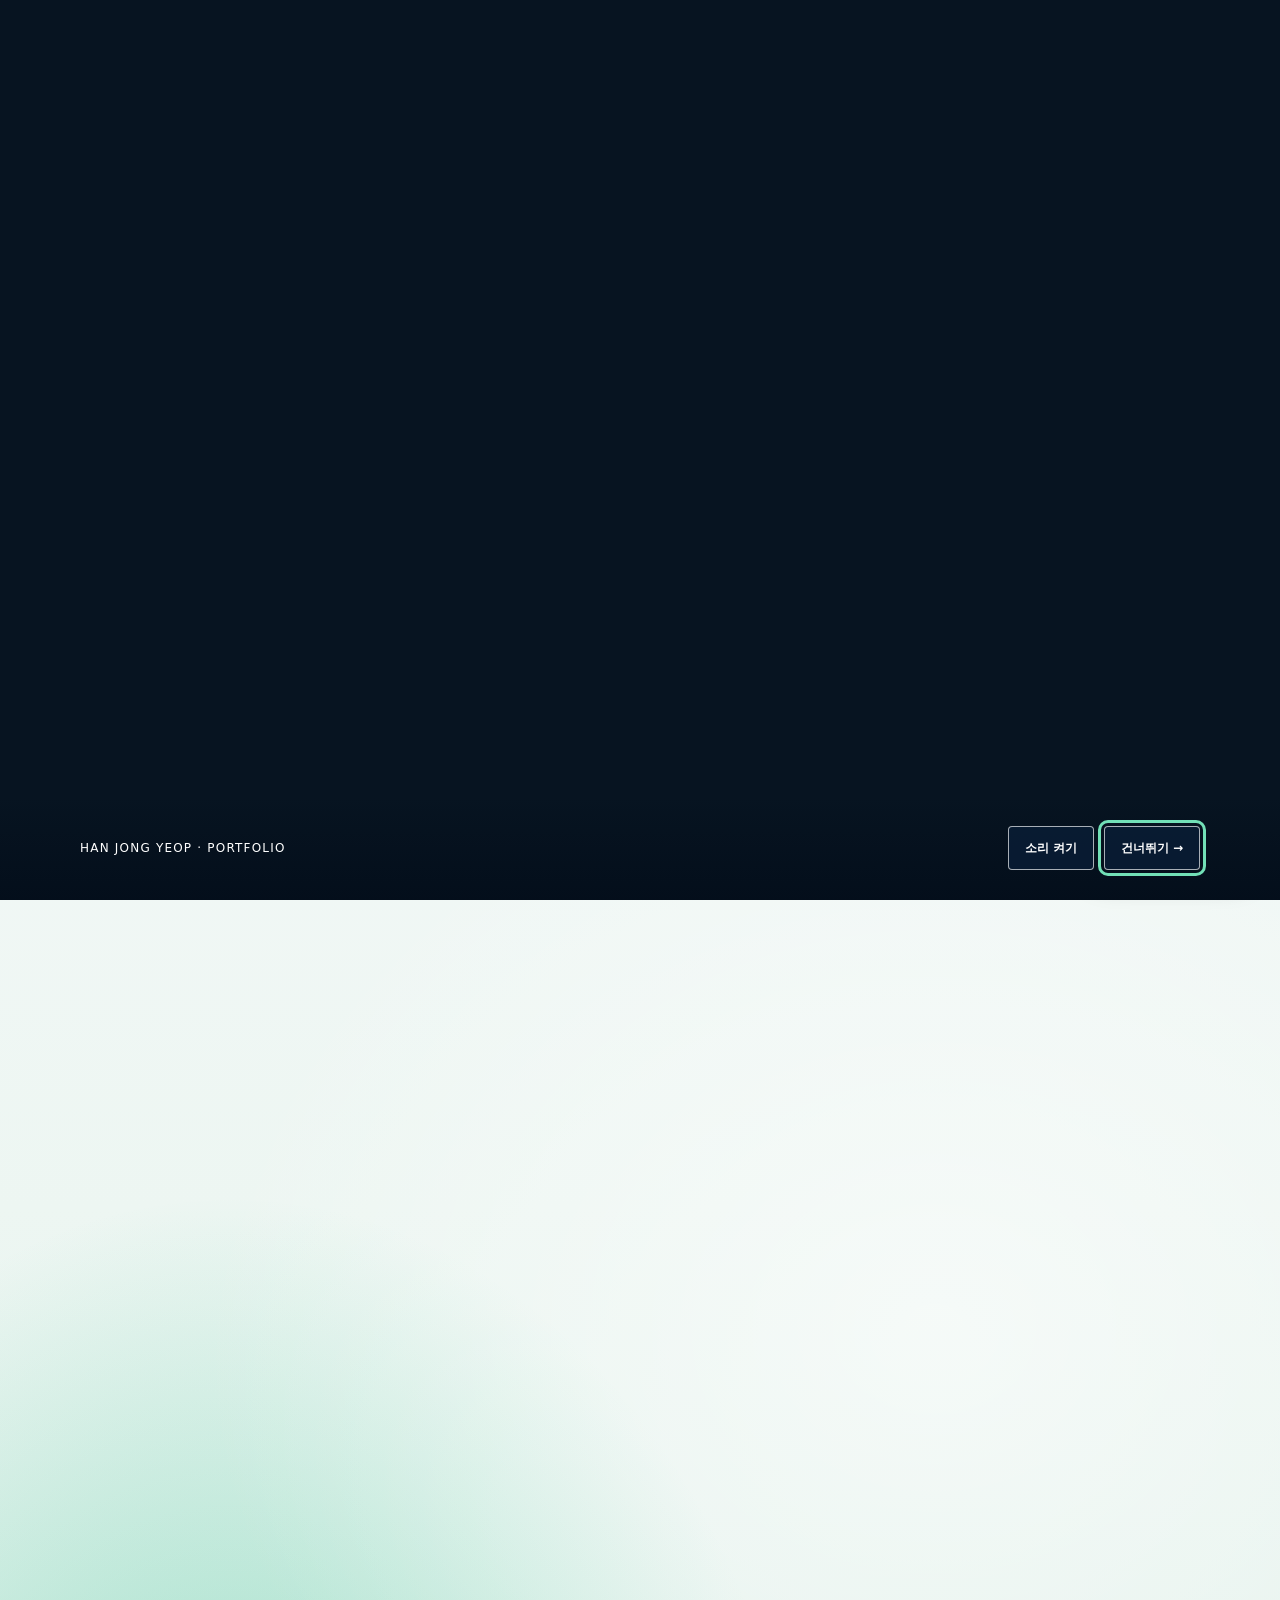
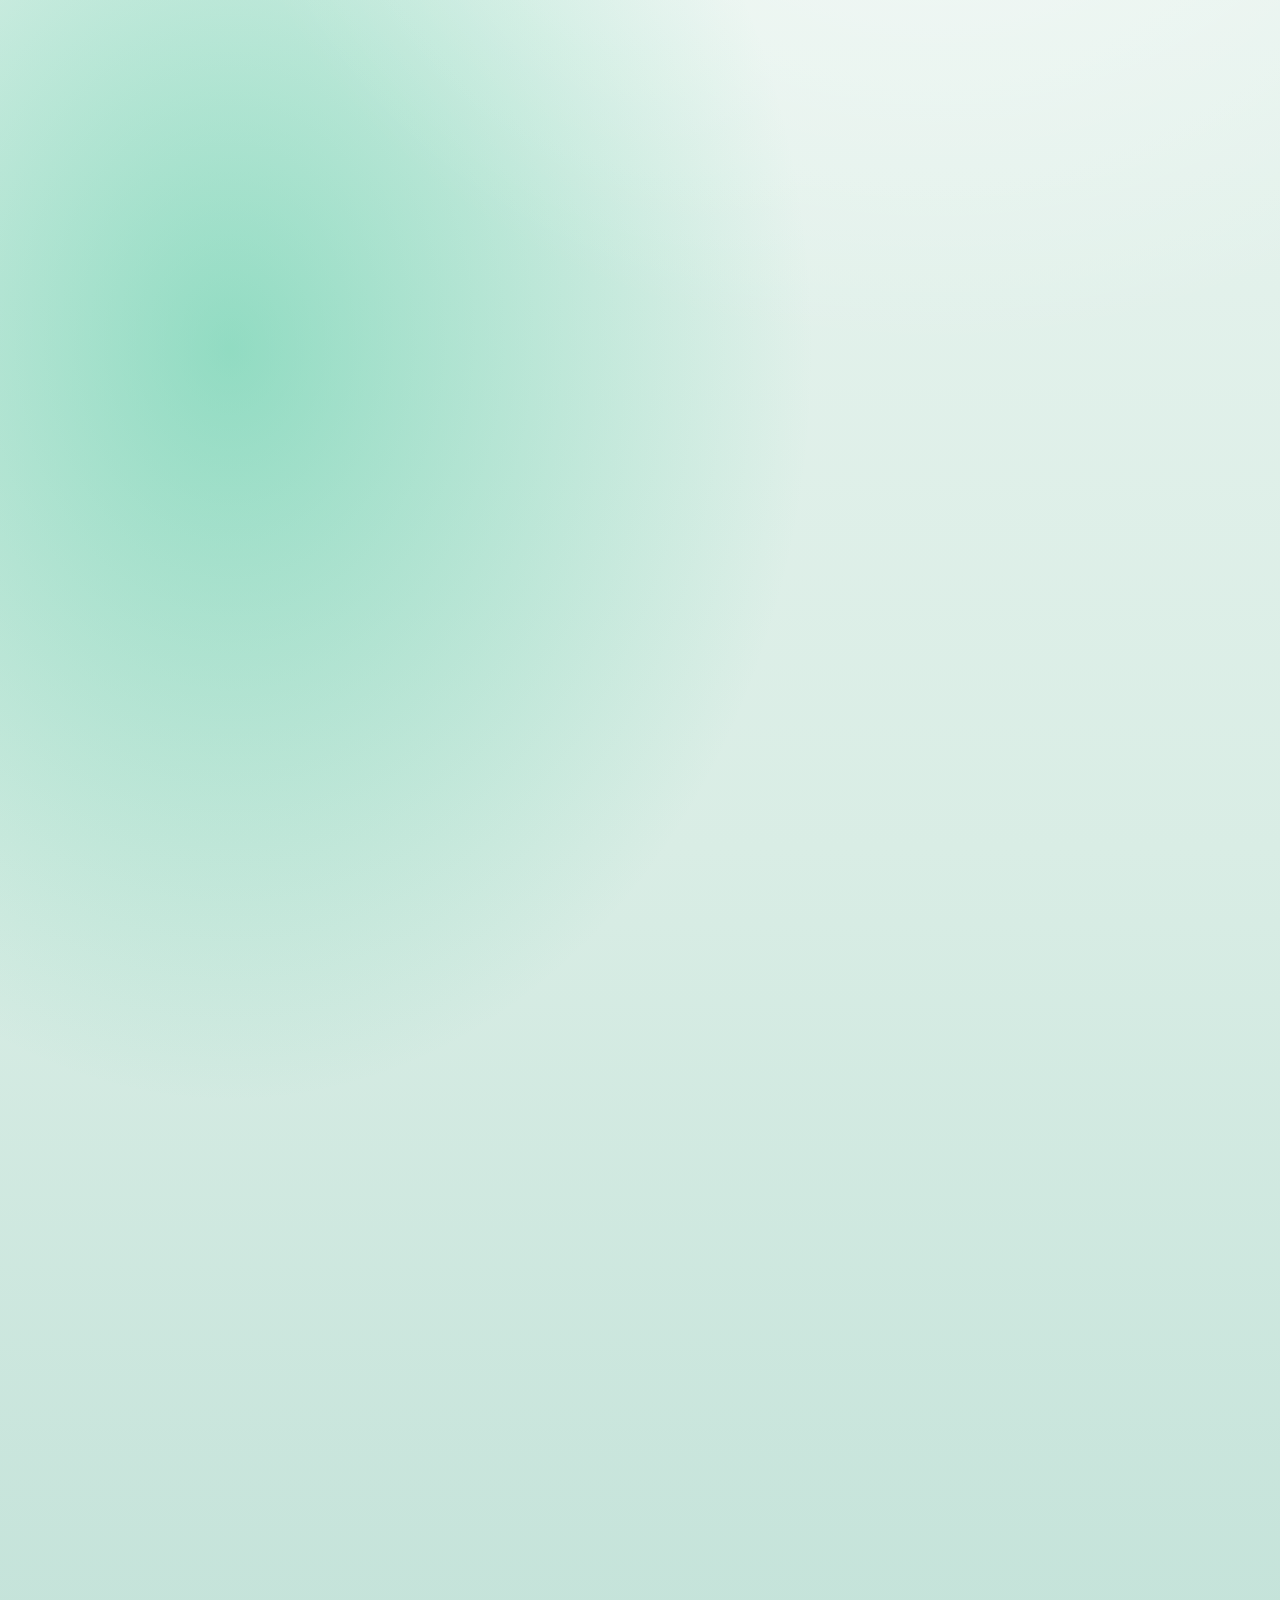
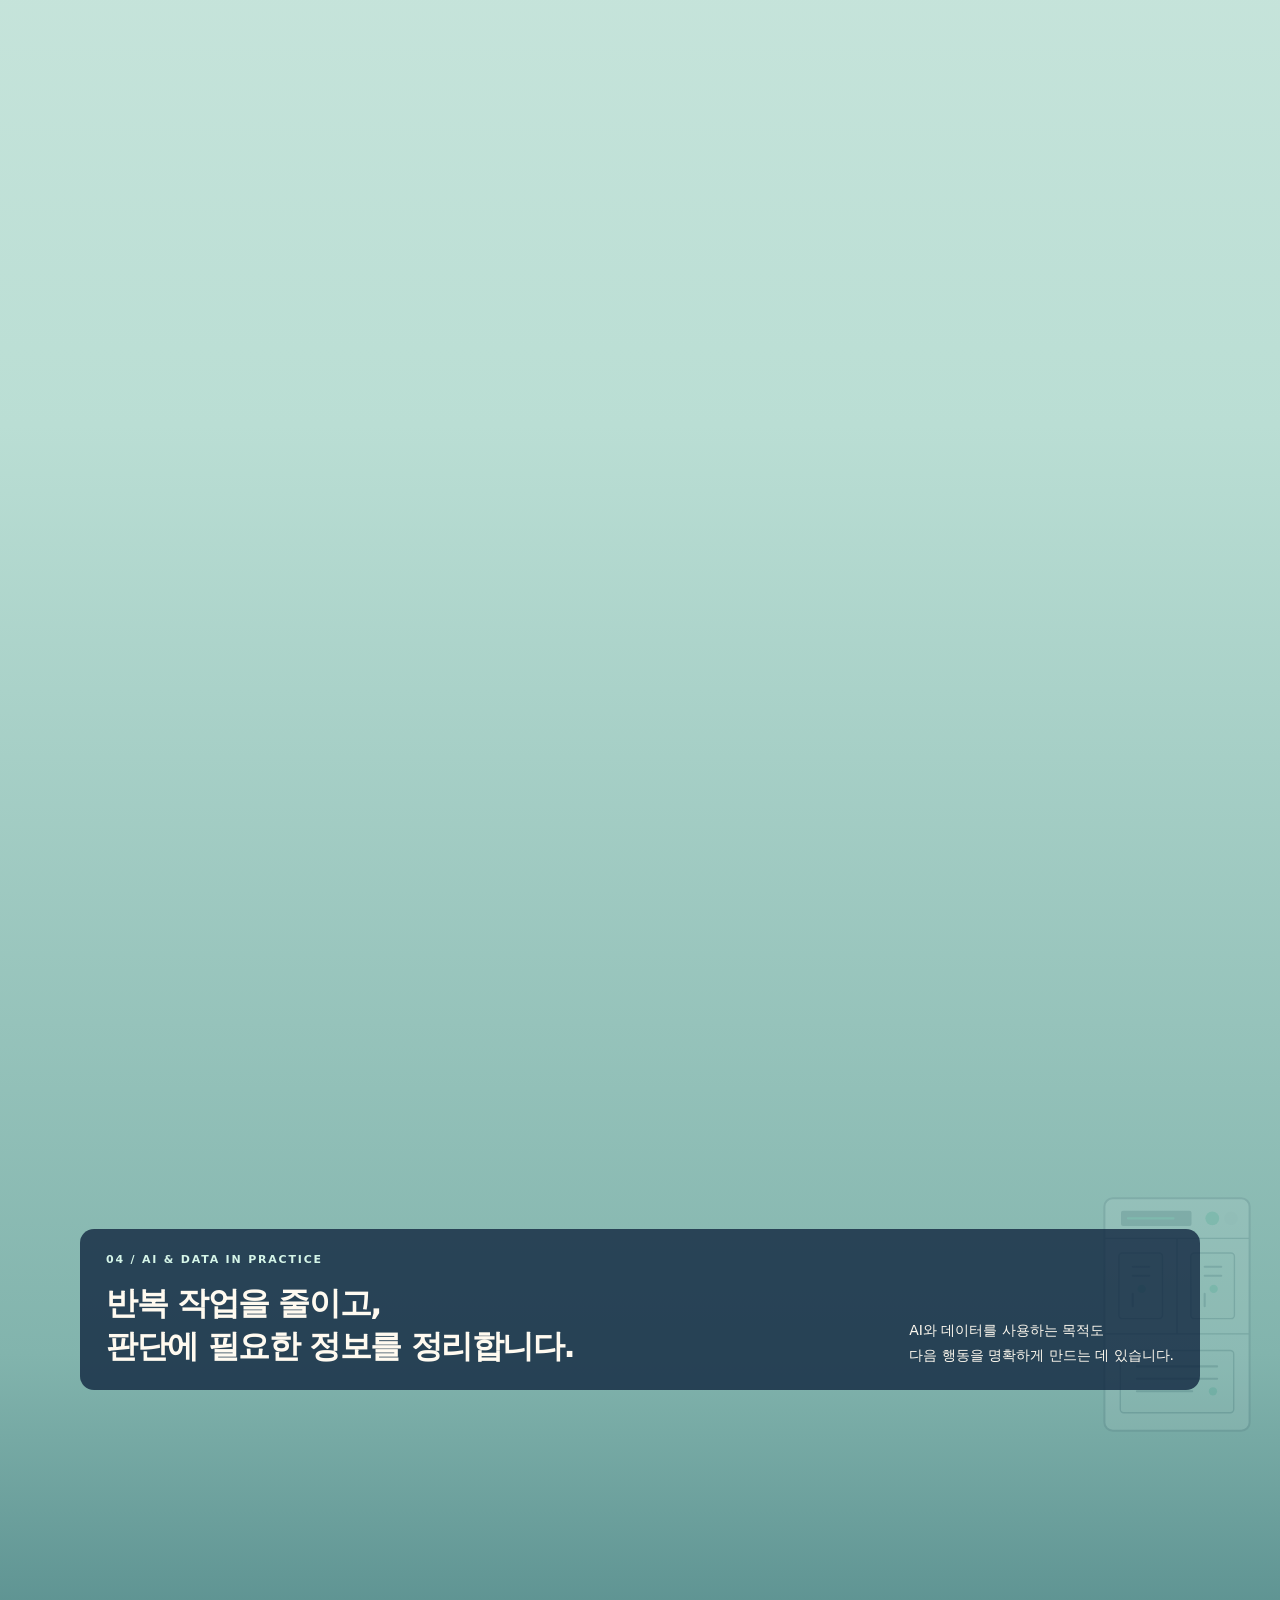
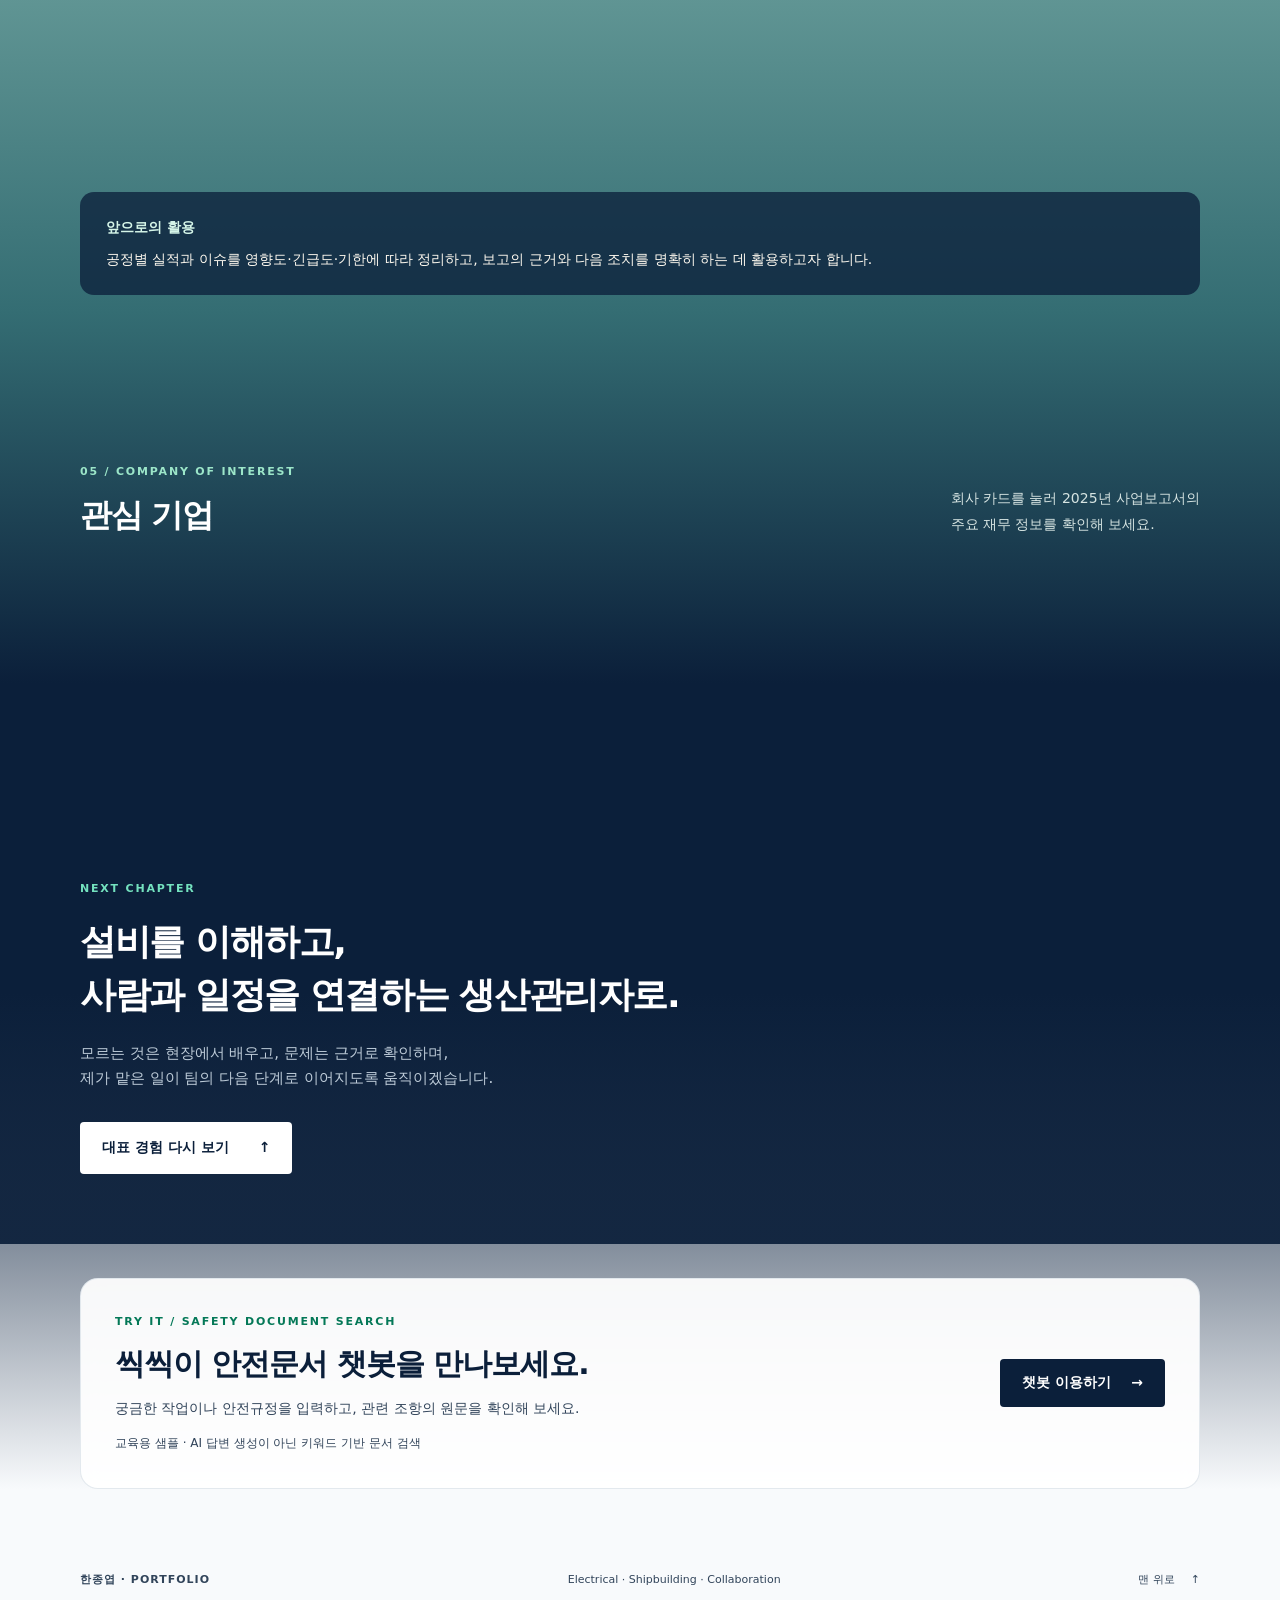
<file: index.html>
<!doctype html>
<html lang="ko"><head><meta charset="utf-8"><meta name="viewport" content="width=device-width, initial-scale=1"><meta name="description" content="한종엽의 전기·조선 포트폴리오. 과전류 보호 시스템 구현, 자율운항선박 특허 분석, 일정과 자원 조율 경험을 소개합니다."><meta name="theme-color" content="#0B1F3A"><meta property="og:title" content="한종엽 | 전기에서 조선 현장으로"><meta property="og:description" content="회로를 검증하고, 기술을 분석하고, 사람과 일정을 연결한 경험."><title>한종엽 | 전기에서 조선 현장으로</title><link rel="stylesheet" href="styles.css?v=20261001-3"><script src="app.js?v=20261001-3" defer></script><script src="guestbook-config.js" defer></script><script src="guestbook.js" defer></script></head>
<body><div class="intro-overlay" id="intro-overlay" role="dialog" aria-modal="true" aria-label="포트폴리오 시작 영상" hidden><video id="intro-video" muted playsinline preload="auto"><source src="gemini_generated_video_bfaf8c3c.mp4" type="video/mp4"></video><div class="intro-controls"><span class="intro-caption">HAN JONG YEOP · PORTFOLIO</span><div><button id="intro-sound" type="button">소리 켜기</button><button id="intro-skip" type="button">건너뛰기 <span aria-hidden="true">→</span></button></div></div><button id="intro-play" class="intro-play" type="button" hidden>영상 재생하기</button></div><a class="skip-link" href="#main">본문 바로가기</a><button class="intro-replay" id="intro-replay" type="button" hidden>인트로 다시 보기 <span aria-hidden="true">↺</span></button>
<header class="site-header"><div class="container header-inner"><a class="brand" href="#top" aria-label="한종엽 포트폴리오 처음으로"><span class="brand-mark" aria-hidden="true">M.</span><span>한종엽<br><small>MARINELECTRIC</small></span></a><nav aria-label="주 메뉴"><a href="#career">일하는 기준</a><a href="#projects">대표 경험</a><a href="#experience">학습과 확장</a><a href="#ai-tools">AI·데이터 활용</a><a href="#company">관심 기업</a><a href="#chatbot">챗봇 체험</a><a class="guestbook-nav" href="#guestbook" hidden>방명록</a></nav></div></header>
<main id="main" class="flow-region"><section class="hero" id="top" aria-labelledby="hero-title"><div class="engineering-scene" aria-hidden="true"><img class="scene-circuit" src="assets/circuit-lines.svg" alt=""><img class="scene-switchboard" src="assets/switchboard.svg" alt=""><img class="scene-ship" src="assets/ship-outline.svg" alt=""></div><div class="container hero-grid"><div class="hero-copy"><p class="eyebrow"><span class="status-dot" aria-hidden="true"></span> ELECTRICAL ENGINEERING × SHIPBUILDING</p><h1 id="hero-title">해야 할 일을 발견하면,<br><em>먼저 움직이고</em><br>함께 완성합니다.</h1><p class="hero-description">회로의 이상 원인을 확인하고, 기술 자료에서 제안의 근거를 찾고,<br class="desktop-break"> 사람과 일정을 조율해 계획을 실행해 왔습니다.</p><p class="career-direction">전기공학을 바탕으로 조선 현장의 문제를 이해하는 생산관리자를 준비합니다.</p><div class="hero-actions"><a class="button primary" href="#projects">대표 경험 살펴보기 <span aria-hidden="true">↓</span></a><a class="text-link" href="#career">제가 일하는 방식 <span aria-hidden="true">↗</span></a></div></div><aside class="profile-card" aria-label="한종엽 프로필"><div class="profile-intro"><img src="assets/profile.jpg" alt="한종엽 프로필 사진" width="896" height="1152" fetchpriority="high"><div><p class="eyebrow">MARINELECTRIC</p><h2>한종엽</h2><p>숭실대학교<br>전기공학부<span class="profile-inline-contact"><a href="tel:+821048226399"><span aria-hidden="true">☎</span> 010-4822-6399</a><a href="mailto:hanjy0803@naver.com"><span aria-hidden="true">✉</span> hanjy0803@naver.com</a></span></p></div></div><div class="profile-focus"><span>CAREER FOCUS</span><p>전기 시스템의 이해를<br>조선 현장의 실행으로.</p></div><div class="profile-tags"><span>회로·실험 검증</span><span>조선 기술 분석</span><span>일정·자원 조율</span></div></aside></div><div class="container hero-bottom"><span>직접 구현한 전기 시스템</span><span>2025 CPU 2등 · 팀 수상</span><span>22명·2박 3일 활동 운영</span></div></section>
<section class="section container scroll-reveal" id="career" aria-labelledby="career-title"><div class="section-heading"><div><p class="eyebrow">01 / HOW I WORK</p><h2 id="career-title">문제를 찾고, 기준을 세우고,<br>함께 끝까지 움직입니다.</h2></div><p>현장의 변수를 이해하기 위해<br>기술과 사람을 함께 배워 왔습니다.</p></div><div class="strength-grid"><article><span class="index-number">01 / VERIFY</span><h3>증상을 나눠 확인합니다</h3><p>회로의 불안정한 측정값을 점검하고, 일시적인 기준 초과와 지속적인 초과를 나눠 실험했습니다.</p><a class="text-link" href="#project-relay">회로 구현·검증 경험 ↗</a></article><article><span class="index-number">02 / EXPLAIN</span><h3>판단의 근거를 설명합니다</h3><p>특허를 기술별로 비교하고 차별성·적용 가능성·보완점을 검토해 신규 IP 방향을 제안했습니다.</p><a class="text-link" href="#project-ip">자율운항선박 분석 경험 ↗</a></article><article><span class="index-number">03 / COORDINATE</span><h3>실행할 수 있는 조건을 만듭니다</h3><p>비용과 이동 부담을 풀고, 현장의 작업 속도에 맞춰 인원을 조정하며 공동의 일정을 운영했습니다.</p><a class="text-link" href="#project-cooperation">일정·자원 조율 경험 ↗</a></article></div></section>
<section class="project-section scroll-reveal" id="projects" aria-labelledby="projects-title"><div class="container"><div class="section-heading"><div><p class="eyebrow">02 / SELECTED EXPERIENCE</p><h2 id="projects-title">결과를 만든 과정에 집중했습니다.</h2></div><p>네 가지 사례로 살펴보는<br>문제·판단·개인 기여와 팀의 결과.</p></div><article class="project-card" id="project-relay"><div class="project-overview"><div class="project-label"><span>CASE 01</span><span>전기 · 검증</span></div><div class="project-main"><div class="tags"><span>STM32</span><span>회로 구현 · 실험 검증</span><span>팀 프로젝트</span></div><h3>과전류를 감지하고,<br>차단 결과를 사용자에게 전달하다</h3><p>전류 측정부터 차단·원격 알림까지 이어지는 소형 시스템을 제작했습니다. 저는 하드웨어 회로 구성과 구현, 실험 설계 및 검증을 맡았습니다.</p><div class="outcome"><span>주요 결과</span><strong>측정 → 경보 → 차단 → 카카오톡 알림 연계</strong></div></div></div><details><summary>판단과 수행 과정 살펴보기 <span class="plus" aria-hidden="true">+</span></summary><div class="case-body"><dl class="story"><div><dt>해결할 문제</dt><dd>산업용 보호계전기의 동작을 소형 보드에서 구현하고, 관리자가 현장에 없어도 경보와 차단 상태를 확인할 수 있도록 하고자 했습니다.</dd></div><div><dt>판단 기준</dt><dd>단 한 번의 기준 초과로 판단하지 않고 연속 측정 조건을 두었습니다. 일시적인 변화와 지속적인 초과 상황을 구분하는 것이 검증의 핵심이었습니다.</dd></div><div><dt>내가 한 일</dt><dd>SCT 전류센서와 STM32를 연결하는 하드웨어 회로를 구성·구현하고, 실험을 설계해 동작을 검증했습니다. 불안정한 측정값은 입력 경로를 점검하며 원인을 좁혔습니다.</dd></div><div><dt>팀의 구현</dt><dd>팀원들과 하드웨어·펌웨어·IoT 역할을 나누고 측정, 경보, 릴레이 차단, 카카오톡 알림을 연결했습니다. 펌웨어와 IoT 서비스 개발은 별도 팀원이 담당했습니다.</dd></div><div><dt>확인한 결과</dt><dd>보고서의 실험에서는 약 100ms의 일시적인 기준 초과는 트립되지 않았고, 지속적인 초과는 주의 경보와 차단으로 이어졌습니다. 소형 실험 회로에서 확인한 결과입니다.</dd></div><div><dt>배운 점과 연결</dt><dd>기능이 작동하는지뿐 아니라 어떤 조건에서 동작하는지 확인해야 했습니다. 이 경험을 설비의 이상 원인 파악과 조치 결과 확인에 연결하고자 합니다.</dd></div></dl><div class="evidence-panel"><p class="eyebrow">PROTOTYPE / LOGIC & TEST</p><h4>보고서에 기록된 시제품 판단 조건</h4><div class="logic-grid"><div><span>주의 경보</span><strong>0.72 A</strong><p>최근 10회 중 8회 이상 기준 초과</p></div><div><span>차단 판단</span><strong>0.9 A</strong><p>5회 연속 기준 초과</p></div><div><span>내 담당</span><strong>회로 · 실험</strong><p>하드웨어 구현과 동작 검증</p></div></div><p class="source-note">출처: Let’s Trip 캡스톤 과제보고서 3·5절. 위 값은 시제품에 설정한 실험 조건이며 현장 적용 기준이 아닙니다. 경보는 보고서에 설명된 임계값·연속 측정 로직으로 표현했습니다.</p></div></div></details></article><article class="project-card" id="project-ip"><div class="project-overview"><div class="project-label"><span>CASE 02</span><span>조선 · 기술 분석</span></div><div class="project-main"><div class="tags"><span>2025 CPU</span><span>팀장</span><span>2025.04–09</span></div><h3>자율운항선박 특허를 분석해<br>신규 IP 방향을 제안하다</h3><p>한국·미국·일본·유럽 특허를 기술 분야별로 비교하고, 선박 특화 디지털 트윈의 활용 공백을 분석했습니다.</p><div class="outcome"><span>주요 결과</span><strong>2025 캠퍼스 특허 유니버시아드 2등 수상 · 팀 성과</strong></div></div></div><details><summary>판단과 수행 과정 살펴보기 <span class="plus" aria-hidden="true">+</span></summary><div class="case-body"><dl class="story"><div><dt>해결할 문제</dt><dd>2024년 최종심사 이후 분석의 차별성과 현실성, 제안을 설득하는 논리를 보완해 다시 도전했습니다.</dd></div><div><dt>판단 기준</dt><dd>기존 기술과 무엇이 다른지, 실제로 적용할 수 있는지, 어떤 보완이 필요한지를 기준으로 자료와 제안 방향을 검토했습니다.</dd></div><div><dt>내가 한 일</dt><dd>팀장으로 분석 방향과 진행 상황을 점검하고 역할을 나눴습니다. 팀의 분석 결과와 신규 IP 아이디어를 정리해 최종심사에서 설명했습니다.</dd></div><div><dt>팀의 분석</dt><dd>충돌 회피·최적 항해·통신·긴급상황 대응·보안 분야를 분류하고, 조사한 특허 범위에서 디지털 트윈을 운항 판단과 위험 대응에 연결하는 방향을 제안했습니다.</dd></div><div><dt>결과</dt><dd>최종 2등을 수상했습니다. 결과물은 특허 분석과 IP 제안이며, 특허 등록이나 실제 자율운항 시스템 구축 성과로 제시하지 않습니다.</dd></div><div><dt>배운 점과 연결</dt><dd>자료를 모으는 것에서 나아가 차이와 적용 조건을 설명해야 제안이 설득력을 얻었습니다. 조선 기술을 비교하고 관계자에게 판단 근거를 전달하는 기초가 됐습니다.</dd></div></dl><p class="source-note">출처: 선박생산관리 지원서 및 Ocean Transformation 지원 이력서의 CPU 활동 기록.</p></div></details></article><article class="project-card" id="project-cooperation"><div class="project-overview"><div class="project-label"><span>CASE 03</span><span>조율 · 운영</span></div><div class="project-main"><div class="tags"><span>작은물결 회장</span><span>대외 협의 · 일정 운영</span></div><h3>중단된 농촌봉사를<br>실행 가능한 일정으로 되살리다</h3><p>참여를 막던 비용과 이동 문제를 확인하고 농가·숙소·교통·장비·안전 조건을 조율했습니다. 현장에서는 작업 진행에 맞춰 인원을 재배치했습니다.</p><div class="outcome"><span>주요 결과</span><strong>22명 참여 · 2박 3일 운영 · 이동·식사·장비 지원 확보</strong></div></div></div><details><summary>판단과 수행 과정 살펴보기 <span class="plus" aria-hidden="true">+</span></summary><div class="case-body"><dl class="story"><div><dt>해결할 문제</dt><dd>중단됐던 농촌봉사를 다시 추진하는 과정에서 구성원들이 비용과 이동 부담으로 참여를 망설였습니다.</dd></div><div><dt>판단 기준</dt><dd>참가자 모집보다 먼저 이동·숙소·식사·장비와 작업 일정을 실행 가능한 조건으로 만드는 데 집중했습니다.</dd></div><div><dt>내가 한 일</dt><dd>춘천농협과 MOU를 협의하고 전체 일정과 외부기관 소통을 맡았습니다. 현장에서는 농가별 작업량과 진행 속도를 확인하며 인원을 재배치하고, 지연되거나 담당이 비는 업무를 보완했습니다.</dd></div><div><dt>함께 한 일</dt><dd>부원들과 농가 연락·물품 준비·참여자 관리 역할을 나누고 진행 상황을 점검했습니다.</dd></div><div><dt>결과</dt><dd>22명이 참여하는 2박 3일 활동을 운영했습니다. 버스·중식·일손돕기 장비 지원과 봉사시간 인정을 확보했습니다.</dd></div><div><dt>배운 점과 연결</dt><dd>역할 분담 이후에도 진행 상황과 사람·자원의 제약을 살펴야 했습니다. 여러 관계자와 일정을 맞추고 변경에 대응하는 경험을 생산관리의 협업 역량으로 이어가고자 합니다.</dd></div></dl><p class="source-note">출처: 선박생산관리 지원서의 공동 목표 달성 경험.</p></div></details></article><article class="project-card" id="project-ai"><div class="project-overview"><div class="project-label"><span>CASE 04</span><span>AI · 품질 데이터</span></div><div class="project-main"><div class="tags"><span>조선 현장 AI PBL</span><span>직접 모델 개발</span><span>팀 프로젝트</span></div><h3>용접 X-ray 이미지를<br>결함 유형으로 분류하다</h3><p>산업 과제를 데이터·모델·검증 단계로 나눠, 용접 결함 분류 모델을 직접 개발하는 과정을 경험했습니다.</p><div class="outcome"><span>주요 결과</span><strong>정상 포함 5종 분류 · Stratified 5-Fold 검증</strong></div></div></div><details><summary>판단과 수행 과정 살펴보기 <span class="plus" aria-hidden="true">+</span></summary><div class="case-body"><dl class="story"><div><dt>해결할 문제</dt><dd>용접 X-ray 이미지를 기공·용입부족·융합불량·언더컷·정상으로 분류하는 교육 과제였습니다.</dd></div><div><dt>판단 기준</dt><dd>클래스별 성능을 함께 살피는 Macro F1과 계층화 교차검증을 기준으로 모델을 평가했습니다.</dd></div><div><dt>내가 한 일</dt><dd>용접 결함 분류 모델을 직접 만들고 데이터 탐색부터 학습·검증·재학습까지의 적용 과정을 경험했습니다.</dd></div><div><dt>팀의 개발 과정</dt><dd>팀 발표자료에는 흑백 128×128 전처리·증강, WeldingResNet, 5-Fold 검증, 앙상블과 고신뢰도 Pseudo-label 재학습 과정이 기록돼 있습니다.</dd></div><div><dt>결과와 범위</dt><dd>팀 발표자료의 평균 검증 Macro F1은 0.8958입니다. 교육 데이터의 5-Fold 결과이며 현장 검사 정확도나 불량률 개선 수치는 아닙니다.</dd></div><div><dt>배운 점과 연결</dt><dd>평가 조건과 데이터 구성을 함께 확인해야 점수의 의미를 설명할 수 있었습니다. 품질 데이터를 다룰 때도 분석 결과와 적용 가능한 범위를 함께 전달하고자 합니다.</dd></div></dl><p class="source-note">출처: 기존 포트폴리오에 반영된 「용접 결함 이미지 분류 모델 학습 과정」 팀 발표자료. 평균 검증 Macro F1과 별도 제출 점수는 합치지 않았습니다.</p></div></details></article></div></section>
<section class="section container scroll-reveal" id="experience" aria-labelledby="experience-title"><div class="section-heading"><div><p class="eyebrow">03 / LEARNING IN CONTEXT</p><h2 id="experience-title">전공에서 시작해,<br>조선 현장으로 시야를 넓혔습니다.</h2></div><p>프로젝트에서 생긴 질문을<br>다음 학습으로 이어갔습니다.</p></div><div class="learning-path"><article><span class="path-number">01</span><div><p class="eyebrow">전기공학 → 설비의 동작</p><h3>직접 만들고, 보호 원리를 다시 배웠습니다</h3><p>STM32 보호계전 시스템을 구현하며 회로와 입력 신호를 다뤘습니다. KPX 초급·중급 계통운영 교육에서는 계통보호와 전압·주파수 제어를 학습해 프로젝트의 동작을 전력계통 관점으로 확장했습니다.</p></div></article><article><span class="path-number">02</span><div><p class="eyebrow">특허 분석 → 조선 기술의 이해</p><h3>기술을 조사하며 선박과의 연결을 찾았습니다</h3><p>자율운항선박 특허 분석 이후 학술소모임 NOVA에서 선박의 경로 계획과 운항 기술 관련 논문을 읽고 발표했습니다. 전기·제어 지식이 선박의 운항 판단과 어떻게 연결되는지 탐구했습니다.</p></div></article><article><span class="path-number">03</span><div><p class="eyebrow">조선 교육 → 생산관리 준비</p><h3>공정·설비·사람이 맞물리는 현장을 배우고자 했습니다</h3><p>400시간 규모의 HD현대 Future Builder 아카데미에 참여해 선박 전력·배전계통, 고압배전반, 발전기, PLC·시퀀스 제어를 이론과 실습으로 접했습니다. 기술 이해와 협업 경험을 조선 생산관리로 연결하는 것이 다음 목표입니다.</p></div></article></div><div class="supporting-experience"><span class="experience-type">또 하나의 실행 경험 · 전기공학부 부학생회장</span><h3>학습공간 부족을 학과와의 협의로 풀었습니다.</h3><p>구성원의 의견을 모아 과사무실 야간개방을 추진했습니다. 문제가 반복되는 이유를 확인하고 관계자와 운영 조건을 맞추는 태도는 팀 프로젝트와 대외 활동에서도 이어졌습니다.</p></div></section>
<section class="industry-section" id="ai-tools" aria-labelledby="tools-title"><div class="container"><div class="section-heading"><div><p class="eyebrow">04 / AI & DATA IN PRACTICE</p><h2 id="tools-title">반복 작업을 줄이고,<br>판단에 필요한 정보를 정리합니다.</h2></div><p>AI와 데이터를 사용하는 목적도<br>다음 행동을 명확하게 만드는 데 있습니다.</p></div><div class="practice-grid scroll-reveal"><article><span class="experience-type">AI 활용 · 개인 업무 흐름</span><h3>공고 탐색에서 제출 준비까지</h3><p>흩어진 공모전·해커톤 공고를 확인하는 반복 작업을 줄이기 위해 관심 분야와 조건에 맞춘 예약 탐색을 구성했습니다. 공고별 요구사항을 분석하고 후보 비교·구현 계획·검증·제출물 초안으로 이어지는 작업 순서를 만들었습니다.</p><ol class="workflow-steps"><li>요구사항 분석</li><li>후보 비교</li><li>구현 계획</li><li>검증·초안</li></ol><p class="practice-note">최종 결과는 공고 원문과 기준을 직접 대조했습니다.</p></article><article><span class="experience-type">Python · 데이터 프로젝트 · 팀장</span><h3>구직 조건을 비교 가능한 정보로</h3><p>장애인 구직자와 기업의 공공데이터를 pandas로 전처리하고, 조건별 필터링·점수화와 matplotlib 시각화로 구인공고 매칭 구조를 구현했습니다. 주제 선정과 역할 분담, 진행 상황과 발표 준비를 조율했습니다.</p><div class="skill-tags"><span>pandas</span><span>matplotlib</span><span>조건 비교</span></div><p class="practice-note">사용자가 적합도를 살펴보는 데이터 처리·시각화 프로젝트입니다.</p></article></div><p class="application-note"><strong>앞으로의 활용</strong> 공정별 실적과 이슈를 영향도·긴급도·기한에 따라 정리하고, 보고의 근거와 다음 조치를 명확히 하는 데 활용하고자 합니다.</p></div></section>
<section class="section container company-section" id="company" aria-labelledby="company-title">
  <div class="section-heading">
    <div><p class="eyebrow">05 / COMPANY OF INTEREST</p><h2 id="company-title">관심 기업</h2></div>
    <p>회사 카드를 눌러 2025년 사업보고서의<br>주요 재무 정보를 확인해 보세요.</p>
  </div>
  <button class="company-card-button scroll-reveal" type="button" aria-haspopup="dialog" aria-controls="financial-dialog" aria-label="HD현대중공업 2025년 사업보고서 주요 재무 정보 보기">
    <span class="company-logo-panel"><img src="assets/hd-hhi-logo.png" alt="" width="1190" height="198"></span>
    <span class="company-card-meta"><small>COMPANY OF INTEREST · 2025 ANNUAL REPORT</small><strong>HD현대중공업</strong><span>사업보고서 주요 재무 정보 보기</span></span>
    <span class="company-card-arrow" aria-hidden="true">↗</span>
  </button>
</section>
<dialog class="financial-dialog" id="financial-dialog" aria-labelledby="financial-dialog-title" aria-describedby="financial-dialog-description">
  <div class="financial-dialog-head">
    <div><p class="eyebrow">OPENDART · 2025년 사업보고서</p><h2 id="financial-dialog-title">HD현대중공업 주요 재무 정보</h2></div>
    <button class="financial-close" type="button" aria-label="재무 정보 닫기">×</button>
  </div>
  <p id="financial-dialog-description">매출액·영업이익은 2025년 연결 기준, 수주잔고는 2025년 말 기준입니다.</p>
  <div class="financial-table-wrap"><table class="financial-table">
    <caption>HD현대중공업 2025년 사업보고서 주요 재무 정보 (단위: 억원)</caption>
    <thead><tr><th scope="col">항목</th><th scope="col">금액 (억원)</th><th scope="col">기준</th></tr></thead>
    <tbody>
      <tr><th scope="row">매출액</th><td>175,806.33</td><td>2025년 연결</td></tr>
      <tr><th scope="row">영업이익</th><td>20,375.10</td><td>2025년 연결</td></tr>
      <tr><th scope="row">수주잔고</th><td>563,844.72</td><td>2025년 말</td></tr>
    </tbody>
  </table></div>
  <p class="financial-note">수주잔고는 재무제표 계정이 아닌 「II. 사업의 내용 → 4. 매출 및 수주상황 → 다. 수주상황」의 기말 합계입니다. 원문 단위는 백만원이며, 표의 금액은 억원 단위로 반올림했습니다.</p>
  <a class="financial-source" href="https://dart.fss.or.kr/dsaf001/main.do?rcpNo=20260320000859" target="_blank" rel="noopener noreferrer">DART 2025년 사업보고서 원문 열기 <span aria-hidden="true">↗</span></a>
</dialog><section class="closing"><div class="container"><p class="eyebrow">NEXT CHAPTER</p><h2>설비를 이해하고,<br>사람과 일정을 연결하는 생산관리자로.</h2><p>모르는 것은 현장에서 배우고, 문제는 근거로 확인하며,<br>제가 맡은 일이 팀의 다음 단계로 이어지도록 움직이겠습니다.</p><a class="button light" href="#projects">대표 경험 다시 보기 <span aria-hidden="true">↑</span></a></div></section>
<section class="container chatbot-entry" id="chatbot" aria-labelledby="chatbot-title">
      <div class="chatbot-entry-copy">
        <p class="eyebrow">TRY IT / SAFETY DOCUMENT SEARCH</p>
        <h2 id="chatbot-title">씩씩이 안전문서 챗봇을 만나보세요.</h2>
        <p>궁금한 작업이나 안전규정을 입력하고, 관련 조항의 원문을 확인해 보세요.</p>
        <span class="chatbot-entry-note">교육용 샘플 · AI 답변 생성이 아닌 키워드 기반 문서 검색</span>
      </div>
      <a class="button chatbot-entry-button" href="chatbot.html">챗봇 이용하기 <span aria-hidden="true">→</span></a>
    </section>
<section class="container guestbook-section" id="guestbook" aria-labelledby="guestbook-title" hidden>
  <div class="section-heading"><div><p class="eyebrow">VISITOR NOTES</p><h2 id="guestbook-title">방명록</h2></div><p>방문해 주셔서 감사합니다.<br>짧은 글을 남겨 주세요.</p></div>
  <div class="guestbook-grid">
    <form id="guestbook-form" class="guestbook-form">
      <label for="guestbook-name">이름 또는 별명</label>
      <input id="guestbook-name" name="name" type="text" maxlength="30" autocomplete="name" required>
      <label for="guestbook-message">남길 글</label>
      <textarea id="guestbook-message" name="message" rows="5" maxlength="500" required></textarea>
      <div class="guestbook-trap" aria-hidden="true"><label for="guestbook-website">웹사이트</label><input id="guestbook-website" name="website" type="text" tabindex="-1" autocomplete="off"></div>
      <p class="guestbook-guidance">작성한 글은 확인 후 공개됩니다. 이름과 글은 공개될 수 있으니 개인정보를 적지 마세요.</p>
      <button class="button primary" type="submit">방명록 남기기 <span aria-hidden="true">↗</span></button>
      <p id="guestbook-status" class="guestbook-status" role="status" aria-live="polite"></p>
    </form>
    <div class="guestbook-entries" aria-label="공개된 방명록"><h3>남겨주신 글</h3><div id="guestbook-list"></div></div>
  </div>
</section>
</main><footer class="container footer"><span>한종엽 · PORTFOLIO</span><span>Electrical · Shipbuilding · Collaboration</span><a href="#top">맨 위로 <span aria-hidden="true">↑</span></a></footer></body></html>
</file>
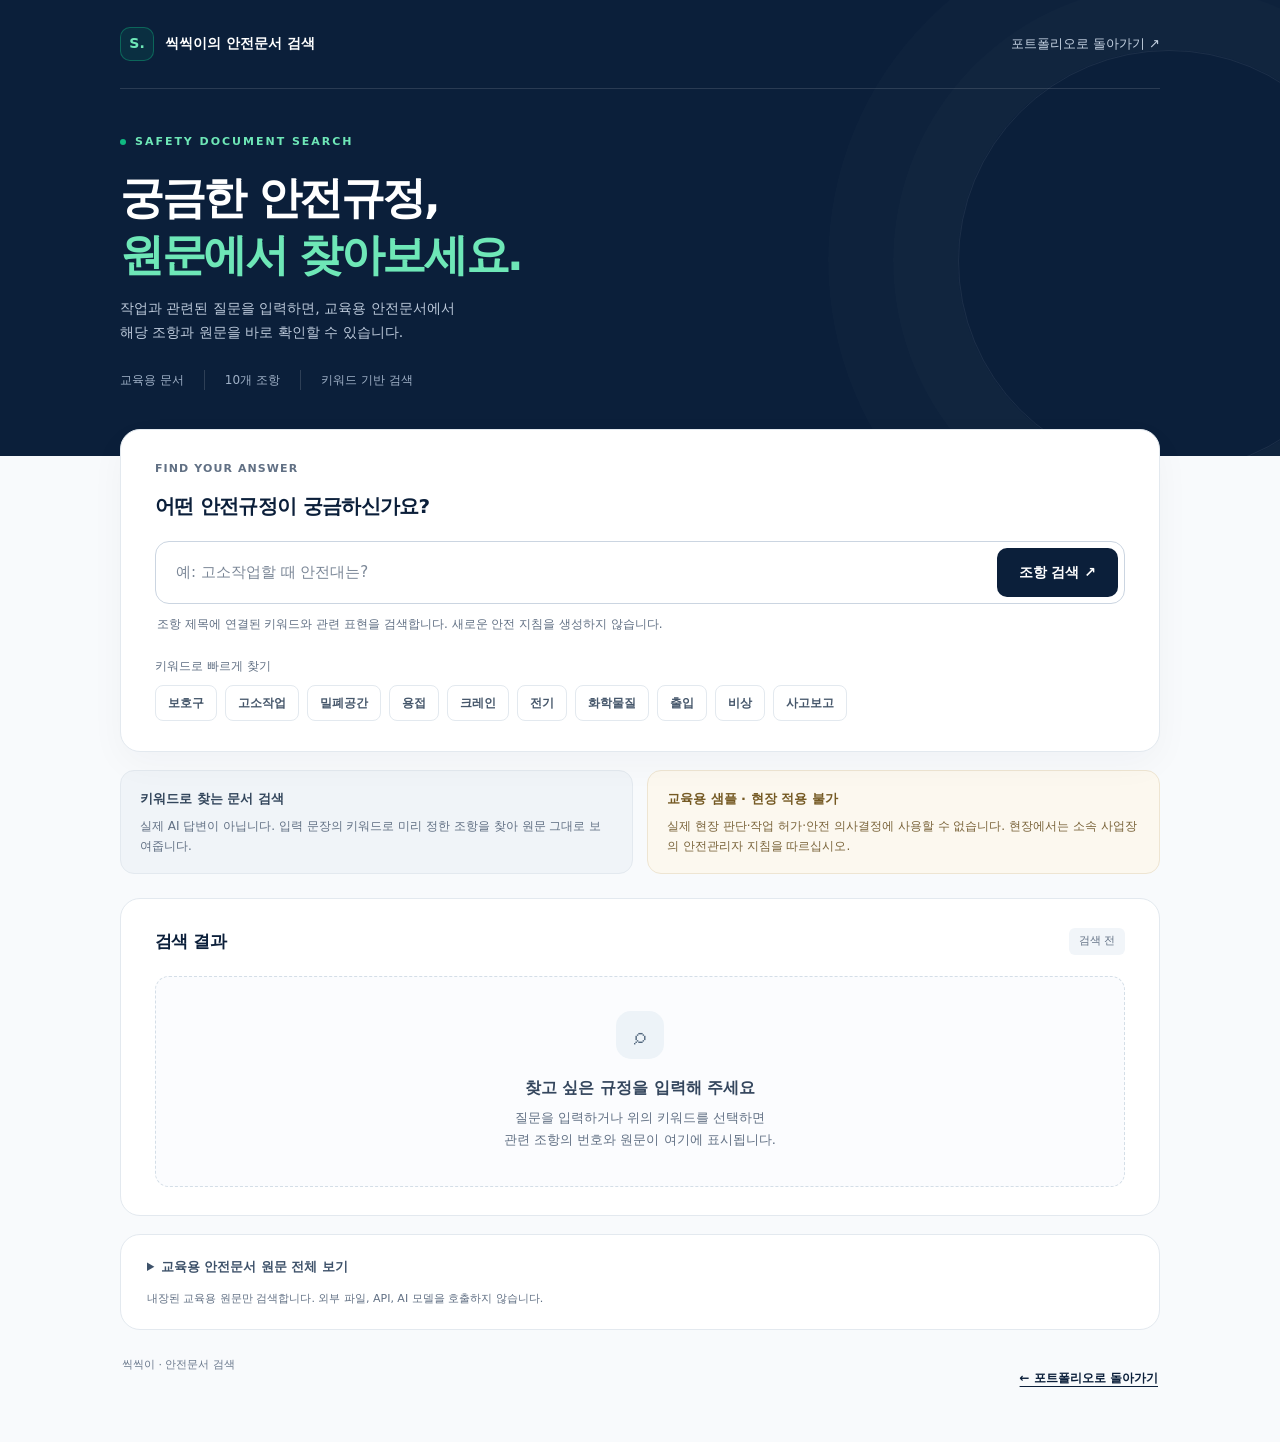
<file: chatbot.html>
<!doctype html>
<html lang="ko">
<head>
<meta charset="utf-8">
<meta name="viewport" content="width=device-width,initial-scale=1">
<meta name="description" content="교육용 안전문서의 10개 조항을 키워드로 찾아 원문을 확인하는 씩씩이의 안전문서 검색 도구.">
<title>씩씩이의 교육용 안전문서 검색</title>
<style>
:root{--navy:#0B1F3A;--green:#10B981;--text:#1F2937;--muted:#617084;--line:#e3e9ef;--surface:#F8FAFC;--radius:20px}
*{box-sizing:border-box}body{margin:0;background:var(--surface);color:var(--text);font-family:system-ui,-apple-system,"Segoe UI","Noto Sans KR",sans-serif;line-height:1.7;-webkit-font-smoothing:antialiased}button,input{font:inherit}a{color:inherit}button,a,input,summary{-webkit-tap-highlight-color:transparent}:focus-visible{outline:3px solid #059669;outline-offset:4px}.wrap{width:min(100% - 48px,1040px);margin:auto}
header{background:var(--navy);color:white;position:relative;overflow:hidden}header:after{content:"";position:absolute;width:420px;height:420px;right:-100px;top:50px;border:1px solid #ffffff12;border-radius:50%;box-shadow:0 0 0 65px #ffffff03,0 0 0 130px #ffffff03;pointer-events:none}.topbar{display:flex;align-items:center;justify-content:space-between;gap:16px;padding:22px 0;border-bottom:1px solid #ffffff20;position:relative;z-index:1}.brand{display:flex;align-items:center;gap:11px;font-weight:750;font-size:14px}.brand-mark{display:grid;place-items:center;width:34px;height:34px;background:#10b9811c;border:1px solid #10b98166;border-radius:10px;color:#6ee7b7}.back{color:#c5d2e2;text-decoration:none;font-size:13px}.back:hover{color:white}.hero{padding:44px 0 66px;position:relative;z-index:1}.eyebrow{color:#6ee7b7;font-size:11px;font-weight:750;letter-spacing:.18em;display:flex;align-items:center;gap:9px}.eyebrow:before{content:"";width:6px;height:6px;background:var(--green);border-radius:50%}.title{font-size:clamp(28px,4.8vw,44px);letter-spacing:-.055em;line-height:1.3;margin:17px 0 14px;font-weight:750}.title span{color:#6ee7b7}.sub{color:#bdcadb;font-size:14px;margin:0;max-width:580px}.hero-meta{display:flex;gap:20px;color:#9fb0c6;font-size:12px;margin-top:25px}.hero-meta span+span{border-left:1px solid #ffffff25;padding-left:20px}
main.wrap{position:relative;margin-top:-27px;padding-bottom:34px}.panel{background:white;border:1px solid var(--line);border-radius:var(--radius);padding:28px;margin-bottom:18px}.search-panel{box-shadow:0 12px 36px #0b1f3a09;position:relative;z-index:2}.section-kicker{color:var(--muted);font-size:11px;font-weight:750;letter-spacing:.1em;margin:0 0 10px}label{display:block;font-size:20px;color:var(--navy);font-weight:750;letter-spacing:-.035em;margin-bottom:18px}.searchrow{display:flex;gap:10px;padding:6px;border:1px solid #cbd5e1;background:#fff;border-radius:14px;transition:border-color .15s,box-shadow .15s}.searchrow:focus-within{border-color:#059669;box-shadow:0 0 0 4px #10b98112}input{flex:1;min-width:0;width:100%;border:0;background:transparent;padding:12px 14px;color:var(--navy);font-size:15px}input:focus-visible{outline:none}input::placeholder{color:#7b8797}button{border:0;cursor:pointer;border-radius:10px;background:var(--navy);color:white;font-size:14px;font-weight:650;padding:12px 22px;transition:background .15s,transform .15s}button:hover{background:#193858}button:active{transform:translateY(1px)}.hint{font-size:12px;color:var(--muted);margin:10px 2px 21px}.topics-label{font-size:12px;color:var(--muted);margin:0 0 9px}.chips{display:flex;flex-wrap:wrap;gap:8px}.chip{border:1px solid var(--line);background:white;color:#46576b;border-radius:8px;padding:7px 12px;font-size:12px;min-height:36px}.chip:hover,.chip[aria-pressed="true"]{background:#ecfdf5;color:#065f46;border-color:#a7dec9}
.notices{display:grid;grid-template-columns:1fr 1fr;gap:14px;margin:0 0 24px}.notice{padding:17px 19px;border:1px solid var(--line);border-radius:14px;font-size:12px;color:var(--muted);background:#f0f4f8}.notice strong{display:block;font-size:13px;margin-bottom:5px;color:#33465c}.notice.field{background:#fcf8ef;border-color:#eee5d2;color:#796339}.notice.field strong{color:#755a24}.result-head{display:flex;align-items:center;justify-content:space-between;gap:12px;margin-bottom:20px}.result-head h2{font-size:17px;letter-spacing:-.03em;color:var(--navy);margin:0}.count{font-size:11px;color:var(--muted);padding:4px 10px;background:#f1f5f9;border-radius:6px;white-space:nowrap}.empty{padding:28px 22px;border:1px dashed #d4dee7;border-radius:14px;color:var(--muted);background:#fbfcfe;font-size:14px}.welcome{text-align:center;padding:34px 20px}.empty-icon{display:grid;place-items:center;width:48px;height:48px;margin:0 auto 15px;background:#edf3f8;border-radius:15px;color:#52677e;font-size:23px}.welcome strong{display:block;color:#34465d;font-size:16px;font-weight:650;margin-bottom:6px}.welcome p{margin:0;font-size:13px}.rule{border:1px solid var(--line);border-radius:14px;overflow:hidden;margin-top:16px}.rule h3{display:flex;align-items:center;flex-wrap:wrap;gap:8px;margin:0;padding:15px 20px;background:#f2f6fa;color:var(--navy);font-size:15px}.rule ol{margin:0;padding:18px 24px 18px 42px;font-size:14px}.rule li{padding-left:4px;overflow-wrap:anywhere}.rule li+li{margin-top:10px}.rule li::marker{color:#75899d;font-weight:600}.match{color:#047857;background:#e1f5ed;padding:2px 7px;border-radius:5px;font-weight:650;font-size:10px;margin-left:auto}.querybox{padding:12px 16px;background:#f6f8fa;border-radius:10px;font-size:13px;overflow-wrap:anywhere;color:var(--muted);margin-bottom:16px}.querybox strong{color:#33465c}.details{padding:21px 26px;box-shadow:none}.details summary{cursor:pointer;font-size:13px;font-weight:650;color:#3e526a}.details pre{white-space:pre-wrap;overflow-wrap:anywhere;font:inherit;font-size:13px;line-height:1.9;background:#f8fafc;padding:20px;border-radius:12px;border:1px solid var(--line);max-height:480px;overflow:auto}.source-note{font-size:11px;color:var(--muted);margin:12px 0 0}.footer{display:flex;justify-content:space-between;gap:12px;padding:8px 2px;color:#68778b;font-size:11px}.skip-link{position:absolute;top:-100px;left:20px;z-index:10;background:white;color:var(--navy);padding:10px}.skip-link:focus{top:10px}
@media(min-width:800px){.search-panel{padding:30px 34px}.results-panel{padding:28px 34px}}
@media(max-width:640px){.wrap{width:calc(100% - 32px)}.topbar{padding:17px 0}.brand{font-size:12px}.back{font-size:11px}.hero{padding:32px 0 52px}.hero-meta{gap:12px;font-size:11px}.hero-meta span+span{padding-left:12px}.panel{padding:21px 18px;border-radius:16px}.notices{grid-template-columns:1fr;gap:9px;margin-bottom:18px}.notice{padding:14px 16px}.searchrow{gap:4px}input{font-size:16px;padding:10px 6px}#searchBtn{padding:10px 12px;white-space:nowrap;font-size:12px}.hint{line-height:1.7}.chip{min-height:40px}.welcome{padding:26px 14px}.rule h3{padding:13px 15px}.rule ol{padding:16px 18px 16px 34px}.footer{flex-wrap:wrap}.sub{font-size:13px}.details summary{line-height:1.7}}
@media(prefers-reduced-motion:reduce){*{transition:none!important;scroll-behavior:auto!important}}
.return-link{display:inline-flex;align-items:center;min-height:44px;color:var(--navy);font-size:12px;font-weight:650;text-underline-offset:4px}.back{display:inline-flex;align-items:center;min-height:44px}
</style>
</head>
<body>
<a class="skip-link" href="#main">본문 바로가기</a>
<header><div class="wrap">
<nav class="topbar" aria-label="페이지 탐색"><div class="brand"><span class="brand-mark" aria-hidden="true">S.</span>씩씩이의 안전문서 검색</div><a class="back" href="index.html#chatbot">포트폴리오로 돌아가기 ↗</a></nav>
<div class="hero"><div class="eyebrow">SAFETY DOCUMENT SEARCH</div><h1 class="title">궁금한 안전규정,<br><span>원문에서 찾아보세요.</span></h1><p class="sub">작업과 관련된 질문을 입력하면, 교육용 안전문서에서<br>해당 조항과 원문을 바로 확인할 수 있습니다.</p><div class="hero-meta"><span>교육용 문서</span><span>10개 조항</span><span>키워드 기반 검색</span></div></div>
</div></header>
<main class="wrap" id="main">
<section class="panel search-panel" aria-labelledby="search-label">
<p class="section-kicker">FIND YOUR ANSWER</p><label id="search-label" for="q">어떤 안전규정이 궁금하신가요?</label>
<div class="searchrow"><input id="q" type="text" autocomplete="off" placeholder="예: 고소작업할 때 안전대는?" maxlength="300" aria-describedby="search-hint"><button id="searchBtn" type="button">조항 검색 <span aria-hidden="true">↗</span></button></div>
<p class="hint" id="search-hint">조항 제목에 연결된 키워드와 관련 표현을 검색합니다. 새로운 안전 지침을 생성하지 않습니다.</p>
<p class="topics-label">키워드로 빠르게 찾기</p><div class="chips" aria-label="예시 검색어"><button class="chip">보호구</button><button class="chip">고소작업</button><button class="chip">밀폐공간</button><button class="chip">용접</button><button class="chip">크레인</button><button class="chip">전기</button><button class="chip">화학물질</button><button class="chip">출입</button><button class="chip">비상</button><button class="chip">사고보고</button></div>
</section>
<section class="notices" aria-label="중요 안내"><div class="notice ai"><strong>키워드로 찾는 문서 검색</strong>실제 AI 답변이 아닙니다. 입력 문장의 키워드로 미리 정한 조항을 찾아 원문 그대로 보여줍니다.</div><div class="notice field"><strong>교육용 샘플 · 현장 적용 불가</strong>실제 현장 판단·작업 허가·안전 의사결정에 사용할 수 없습니다. 현장에서는 소속 사업장의 안전관리자 지침을 따르십시오.</div></section>
<section class="panel results-panel" aria-live="polite" aria-atomic="true"><div class="result-head"><h2>검색 결과</h2><span id="count" class="count">검색 전</span></div><div id="results" class="empty welcome"><span class="empty-icon" aria-hidden="true">⌕</span><strong>찾고 싶은 규정을 입력해 주세요</strong><p>질문을 입력하거나 위의 키워드를 선택하면<br>관련 조항의 번호와 원문이 여기에 표시됩니다.</p></div></section>
<section class="panel details"><details><summary>교육용 안전문서 원문 전체 보기</summary><pre id="fullDoc" tabindex="0" aria-label="교육용 안전문서 원문"></pre></details><p class="source-note">내장된 교육용 원문만 검색합니다. 외부 파일, API, AI 모델을 호출하지 않습니다.</p></section>
<footer class="footer"><span>씩씩이 · 안전문서 검색</span><a class="return-link" href="index.html#chatbot">← 포트폴리오로 돌아가기</a></footer>
</main>
<script>
'use strict';
const rules=[
{no:'제1조',title:'개인보호구',keywords:['개인보호구','보호구','안전모','안전화','보안경','보안면','방진마스크','장갑'],items:['작업장 출입 시 안전모, 안전화, 보안경을 항상 착용한다.','용접·연삭 작업 시 보안면, 방진마스크, 용접 장갑을 추가로 착용한다.','보호구가 파손되거나 없는 상태로는 어떤 작업도 시작하지 않는다. "잠깐만"도 예외가 아니다.','보호구가 없으면 작업을 중단하고 현장 안전관리자에게 지급을 요청한다.']},
{no:'제2조',title:'고소작업',keywords:['고소작업','고소','높이','안전대','추락','개구부','발판','안전난간','강풍','사다리'],items:['높이 2m 이상에서 작업할 때는 작업 시작 전에 안전대를 착용하고, 지정된 걸이 지점에 건다.','추락 위험이 있는 개구부와 작업 발판 가장자리에는 안전난간을 먼저 설치한다.','강풍(순간풍속 10m/s 이상), 강우, 강설 시 옥외 고소작업을 중지한다.','사다리 위에서 용접·연삭 등 양손 작업을 하지 않는다.']},
{no:'제3조',title:'밀폐공간',keywords:['밀폐공간','밀폐','탱크','이중저','코퍼댐','산소농도','유해가스','환기','감시인'],items:['탱크, 이중저, 코퍼댐 등 밀폐공간에 들어가기 전에 산소농도(18~23.5%)와 유해가스 농도를 측정하고 기록한다.','측정 결과가 기준을 벗어나면 환기 후 재측정하고, 기준에 들어올 때까지 출입하지 않는다.','출입 전 밀폐공간 작업 허가서를 발급받고, 외부에 감시인 1명 이상을 배치한다.','작업 중에도 산소농도를 계속 측정하고, 감시인은 출입구를 떠나지 않는다.']},
{no:'제4조',title:'용접·화기작업',keywords:['용접','화기작업','화기','가연물','불연','화재감시자','소화기','가스호스','용접케이블','연삭'],items:['화기작업 전에 화기작업 허가서를 발급받고, 반경 10m 이내의 가연물을 제거하거나 불연 덮개로 덮는다.','화기작업 중에는 화재감시자를 배치하고, 소화기를 작업 위치 3m 이내에 둔다.','화재감시자는 작업 종료 후 30분간 현장을 감시한다.','가스 호스와 용접 케이블의 손상 여부를 작업 전에 점검한다.']},
{no:'제5조',title:'크레인·중량물',keywords:['크레인','중량물','인양','신호수','와이어로프','슬링','샤클','정격하중'],items:['크레인으로 중량물을 인양하는 동안 인양물 아래와 반경 내에 사람이 서거나 지나가지 않는다.','신호수는 1명만 지정하고, 운전자는 지정된 신호수의 신호에만 따른다.','와이어로프, 슬링, 샤클은 작업 전 점검하고 손상된 것은 즉시 폐기한다.','인양물의 무게가 정격 하중을 초과하면 인양하지 않는다.']},
{no:'제6조',title:'전기',keywords:['전기','전원','잠금장치','loto','전선','콘센트','누전차단기','감전'],items:['전기 설비 작업 전에 전원을 차단하고 잠금장치(LOTO)와 표지를 부착한다.','젖은 손이나 젖은 장소에서 전기 기기를 다루지 않는다.','피복이 벗겨진 전선과 파손된 콘센트는 사용하지 않고 즉시 신고한다.','이동식 전기 기기는 누전차단기를 거쳐 사용한다.']},
{no:'제7조',title:'화학물질',keywords:['화학물질','도료','희석제','세척제','msds','물질안전보건자료','내화학','라벨','피부','눈'],items:['도료, 희석제, 세척제 등 화학물질을 다루기 전에 물질안전보건자료(MSDS)를 확인한다.','화학물질을 다룰 때는 내화학 장갑과 보안경을 착용하고 환기를 유지한다.','화학물질 용기에는 반드시 내용물 표시 라벨을 부착하고, 음료 용기에 옮겨 담지 않는다.','피부에 닿거나 눈에 들어가면 즉시 흐르는 물로 15분 이상 씻고 보고한다.']},
{no:'제8조',title:'출입통제',keywords:['출입통제','출입','출입구','출입증','위험구역','방사선','방문자','보행로'],items:['지정된 출입구로만 출입하고, 출입증을 항상 패용한다.','위험구역(도장 중, 방사선 검사 중, 인양 중)에는 출입 표지가 있는 동안 들어가지 않는다.','외부 방문자는 안전교육 이수 후 인솔자와 함께 이동한다.','작업장 내에서는 지정된 보행로로 이동하고 뛰지 않는다.']},
{no:'제9조',title:'비상대응',keywords:['비상대응','비상','화재','가스누출','가스 누출','대피','집결지','엘리베이터','비상샤워','구급함','비상연락'],items:['화재, 가스 누출, 추락 등 비상 상황을 발견하면 즉시 큰 소리로 알리고 비상연락번호로 신고한다.','대피 방송이 나오면 작업을 멈추고 지정된 대피 경로로 집결지에 모인다.','엘리베이터와 크레인은 대피에 사용하지 않는다.','소화기, 비상샤워, 구급함의 위치를 작업 시작 전에 확인한다.']},
{no:'제10조',title:'사고보고',keywords:['사고보고','사고','보고','부상','아차사고','설비손상','목격자','사고현장'],items:['부상, 아차사고, 설비 손상은 크기와 관계없이 당일 안전관리자에게 보고한다.','사고 현장은 조사가 끝날 때까지 보존한다.','보고 내용에는 일시, 장소, 작업 내용, 부상 부위, 목격자를 포함한다.','보고자에게 불이익을 주지 않는다.']}
];
const originalHeader='# 조선소 작업장 안전규정 (교육용 샘플)\n\n> 이 문서는 AI 교육 실습용 샘플입니다. 공개된 산업안전보건 기준을 바탕으로 교육 목적에 맞게 요약·재구성한 것으로, 실제 사업장 규정이 아닙니다. 현장에서는 소속 사업장의 안전관리자 지침을 따르십시오.';
const fullText=originalHeader+'\n\n'+rules.map(r=>'## '+r.no+' ('+r.title+')\n'+r.items.map((x,i)=>(i+1)+'. '+x).join('\n')).join('\n\n');
document.getElementById('fullDoc').textContent=fullText;
const q=document.getElementById('q'), results=document.getElementById('results'), count=document.getElementById('count');
function norm(s){return s.toLocaleLowerCase('ko-KR').replace(/\s+/g,'').replace(/[?!.。,]/g,'')}
function search(){const raw=q.value.trim();document.querySelectorAll('.chip').forEach(c=>c.setAttribute('aria-pressed',String(c.textContent===raw))); results.replaceChildren(); if(!raw){count.textContent='입력 필요';results.className='empty';results.textContent='질문이 비어 있습니다. 문서 조항 제목과 관련된 단어를 포함해 질문해 주세요.';return}
 const n=norm(raw); const found=rules.filter(r=>r.keywords.some(k=>n.includes(norm(k))));
 const qb=document.createElement('div');qb.className='querybox';const strong=document.createElement('strong');strong.textContent='입력한 질문: ';qb.append(strong,document.createTextNode(raw));
 if(found.length===0){count.textContent='관련 조항 0개';results.className='';const e=document.createElement('div');e.className='empty';e.textContent='문서의 조항 제목과 연결되는 단어를 찾지 못했습니다. 개인보호구, 고소작업, 밀폐공간, 용접·화기작업, 크레인·중량물, 전기, 화학물질, 출입통제, 비상대응, 사고보고 중 관련 단어를 넣어 다시 질문해 주세요.';results.append(qb,e);return}
 count.textContent='관련 조항 '+found.length+'개';results.className='';results.append(qb);
 found.forEach(r=>{const box=document.createElement('article');box.className='rule';const h=document.createElement('h3');h.textContent=r.no+' ('+r.title+')';const badge=document.createElement('span');badge.className='match';badge.textContent='원문';h.appendChild(badge);const ol=document.createElement('ol');r.items.forEach(x=>{const li=document.createElement('li');li.textContent=x;ol.appendChild(li)});box.append(h,ol);results.appendChild(box)});
 if(found.length>=4){const m=document.createElement('div');m.className='empty';m.style.marginTop='12px';m.textContent='질문에 여러 조항의 키워드가 함께 포함되어 결과가 넓습니다. 찾으려는 작업이나 위험요소를 한두 단어로 더 구체적으로 입력해 주세요.';results.prepend(m)}
}
document.getElementById('searchBtn').addEventListener('click',search);q.addEventListener('keydown',e=>{if(e.key==='Enter')search()});document.querySelectorAll('.chip').forEach(c=>c.addEventListener('click',()=>{q.value=c.textContent;search()}));
</script>
</body></html>
</file>
<file: styles.css>
:root{--navy:#0b1f3a;--green:#10b981;--green-dark:#047857;--bg:#f8fafc;--ink:#1f2937;--muted:#536274;--line:#dce4ea;--white:#fff;--radius:14px;--space:8px}*{box-sizing:border-box}html{scroll-behavior:smooth;scroll-padding-top:110px}body{margin:0;background:var(--bg);color:var(--ink);font-family:"Pretendard","Noto Sans KR","Malgun Gothic",system-ui,sans-serif;font-size:16px;line-height:1.7;word-break:keep-all;overflow-wrap:break-word}a{color:inherit;text-decoration:none}a,summary{-webkit-tap-highlight-color:transparent}a:focus-visible,summary:focus-visible,[tabindex]:focus-visible{outline:3px solid var(--green-dark);outline-offset:5px}h1,h2,h3,h4,p{margin:0}h1,h2,h3,h4{color:var(--navy);line-height:1.35}p+p{margin-top:16px}strong{font-weight:700}em{font-style:normal}.container{width:min(1120px,calc(100% - 80px));margin-inline:auto}.skip-link{position:fixed;top:-90px;left:20px;padding:12px 20px;background:var(--navy);color:white;z-index:10}.skip-link:focus{top:10px}.site-header{position:sticky;top:0;z-index:5;background:rgba(248,250,252,.97);border-bottom:1px solid var(--line)}.header-inner{min-height:92px;display:flex;align-items:center;justify-content:space-between;gap:24px}.brand{display:flex;align-items:center;gap:12px;font-size:12px;line-height:1.25;letter-spacing:1px;font-weight:800}.brand small{font-size:10px;letter-spacing:2.2px;font-weight:500}.brand-mark{background:var(--navy);color:#fff;border-bottom:4px solid var(--green);font-size:25px;width:44px;height:44px;display:grid;place-items:center;line-height:1}.header-inner nav{display:flex;gap:30px;font-size:14px;font-weight:600}.header-inner nav a,.header-link{display:inline-flex;align-items:center;min-height:44px}.header-inner a:hover{color:var(--green-dark)}.header-link{font-size:13px;gap:20px;border-bottom:1px solid var(--navy)}.hero{padding:80px 0 0;background:linear-gradient(110deg,#fff 30%,#edf5f5 100%)}.hero-grid{display:grid;grid-template-columns:1.3fr 1fr;gap:64px;align-items:center}.eyebrow{font-size:11px;font-weight:750;letter-spacing:1.8px;color:var(--green-dark);display:flex;align-items:center;gap:10px}.status-dot{display:inline-block;width:7px;height:7px;background:var(--green);border-radius:50%;flex-shrink:0}h1{font-size:clamp(36px,4.25vw,56px);letter-spacing:-2.8px;line-height:1.3;margin:25px 0}h1 em{color:var(--green-dark)}.hero-description{color:var(--muted);font-size:17px;line-height:1.9}.career-direction{font-size:13px;color:var(--muted);margin-top:20px}.hero-actions{display:flex;align-items:center;gap:24px;margin-top:34px;flex-wrap:wrap}.button{display:inline-flex;align-items:center;justify-content:center;gap:30px;min-height:52px;padding:12px 22px;border-radius:4px;font-size:14px;font-weight:700;transition:background .2s}.primary{color:white;background:var(--navy)}.primary:hover{background:#173a60}.text-link{font-size:13px;font-weight:700;display:inline-flex;min-height:44px;align-items:center;gap:18px}.text-link:hover{text-decoration:underline;text-underline-offset:5px}.engineering-note{position:relative;background:var(--navy);color:#fff;border-radius:var(--radius);padding:30px 32px;box-shadow:15px 18px 0 #dcece7}.note-heading{display:flex;justify-content:space-between;font-size:10px;letter-spacing:1.9px;color:#b8c9d9}.note-title{font-size:26px;font-weight:650;line-height:1.5;letter-spacing:-.8px;margin-top:26px}.note-list{list-style:none;padding:0;margin:22px 0 0}.note-list li{display:flex;align-items:center;gap:18px;padding:16px 0;border-top:1px solid #30445d}.note-list li>span:first-child{color:#74e2bf;font-size:12px;font-family:monospace}.note-list li>span:last-child{margin-left:auto;color:#74e2bf}.note-list strong{display:block;font-size:14px}.note-list small{font-size:12px;color:#bacbdc}.note-footer{display:flex;gap:9px;align-items:center;font-size:11px;color:#bacbdc;margin-top:18px}.hero-bottom{display:flex;gap:32px;padding:28px 0;margin-top:75px;border-top:1px solid var(--line);font-size:12px;color:var(--muted)}.hero-bottom span+span:before{content:"/";color:#9facb8;margin-right:32px}.section{padding-block:88px}.section-heading{display:flex;justify-content:space-between;align-items:end;gap:28px;margin-bottom:40px}h2{font-size:32px;letter-spacing:-1.4px;margin-top:12px}.section-heading>p{font-size:14px;line-height:1.8;color:var(--muted)}.strength-grid{display:grid;grid-template-columns:repeat(3,1fr);gap:40px}.strength-grid article{border-top:2px solid var(--navy);padding-top:24px}.index-number{color:var(--green-dark);font-size:12px;font-family:monospace}.strength-grid h3{font-size:21px;margin:18px 0 12px;letter-spacing:-.7px}.strength-grid p{color:var(--muted);font-size:15px;min-height:104px}.strength-grid .text-link{margin-top:20px}.project-section{background:#edf2f5;padding:88px 0}.project-card{background:var(--white);border:1px solid var(--line);border-radius:var(--radius);margin-bottom:24px;scroll-margin-top:112px;overflow:hidden}.project-card:last-child{margin-bottom:0}.project-overview{display:grid;grid-template-columns:150px 1fr;padding:38px 40px;gap:32px}.project-label{display:flex;flex-direction:column;gap:6px;font-size:12px;color:var(--muted);padding-top:5px}.project-label span:first-child{font-size:11px;font-weight:700;letter-spacing:1.2px;color:var(--green-dark)}.tags{display:flex;gap:8px;flex-wrap:wrap;margin-bottom:16px}.tags span{font-size:11px;border:1px solid var(--line);padding:3px 9px;border-radius:3px;color:var(--muted)}.project-main h3{font-size:28px;letter-spacing:-1px}.project-main>p{font-size:15px;color:var(--muted);margin-top:16px;max-width:680px}.outcome{display:flex;gap:20px;margin-top:24px;align-items:baseline;font-size:13px}.outcome>span{font-size:11px;color:var(--muted);white-space:nowrap}.outcome strong{font-weight:600}.project-card summary{display:flex;justify-content:space-between;align-items:center;min-height:62px;padding:14px 40px 14px 222px;cursor:pointer;border-top:1px solid var(--line);font-size:13px;font-weight:650;color:var(--navy);list-style:none}.project-card summary::-webkit-details-marker{display:none}.project-card summary:hover{background:var(--bg)}.plus{font-size:24px;font-weight:400;transition:transform .2s}details[open] .plus{transform:rotate(45deg)}.case-body{padding:12px 40px 36px 222px;border-top:1px solid var(--line)}.story{margin:0}.story>div{display:grid;grid-template-columns:82px 1fr;gap:18px;padding:19px 0;border-bottom:1px solid #e7edf1}.story dt{font-size:12px;font-weight:700;color:var(--green-dark)}.story dd{margin:0;font-size:14px;line-height:1.9;color:var(--muted)}.story dd strong{color:var(--ink)}.source-note{font-size:12px!important;line-height:1.8;color:var(--muted);margin-top:22px!important}.featured{border-top:3px solid var(--green-dark)}.ai-metrics{display:grid;grid-template-columns:repeat(3,1fr);margin-top:26px;padding-top:20px;border-top:1px solid var(--line);gap:20px}.ai-metrics strong{font-size:28px;display:block;letter-spacing:-1px;color:var(--navy)}.ai-metrics span{display:block;color:var(--muted);font-size:11px;margin-top:3px}.project-main .metric-caption{font-size:11px;margin-top:12px}.evidence-panel{padding:24px;margin-top:28px;background:var(--bg);border:1px solid var(--line);border-radius:8px;min-width:0}.evidence-panel h4{font-size:20px;margin-top:8px}.pipeline{list-style:none;counter-reset:step;display:grid;grid-template-columns:repeat(2,1fr);gap:18px;padding:0;margin:24px 0}.pipeline li{counter-increment:step;border-left:2px solid var(--green-dark);padding-left:14px}.pipeline strong{font-size:13px;display:block}.pipeline strong:before{content:"0" counter(step) " / ";color:var(--green-dark);font-size:11px}.pipeline span{display:block;font-size:12px;color:var(--muted);margin-top:5px}.evidence-panel>p:not(.eyebrow){font-size:13px;color:var(--muted)}.table-scroll{overflow-x:auto;max-width:100%;margin:25px 0}table{border-collapse:collapse;width:100%;font-size:12px;text-align:left;min-width:450px}caption{text-align:left;font-weight:700;color:var(--navy);margin-bottom:10px}th,td{padding:12px;border-bottom:1px solid var(--line);vertical-align:top}thead{background:var(--navy);color:white}tbody th{font-weight:600;width:28%}td:nth-child(2){word-break:normal;width:27%}.experience-grid{display:grid;grid-template-columns:repeat(3,1fr);gap:32px}.experience-grid article{border-left:1px solid var(--line);padding-left:24px}.experience-type{font-size:11px;color:var(--green-dark);font-weight:600}.experience-grid h3{font-size:19px;margin:14px 0}.experience-grid p{color:var(--muted);font-size:14px}.closing{background:var(--navy);padding:70px 0}.closing .eyebrow{color:#74e2bf}.closing h2{color:white;font-size:36px;margin-top:18px;line-height:1.45}.closing p:not(.eyebrow){color:#bdcbd8;font-size:15px;margin-top:20px}.light{background:white;color:var(--navy);margin-top:30px}.light:hover{background:#dcece7}.footer{display:flex;justify-content:space-between;align-items:center;gap:20px;min-height:94px;font-size:11px;color:var(--muted)}.footer>a{min-height:44px;display:flex;align-items:center;gap:16px}.footer>span:first-child{font-weight:700;letter-spacing:1px}
@media(min-width:1600px){.hero{padding-top:100px;padding-bottom:15px}}
@media(max-width:1000px){.hero-grid{gap:32px}.engineering-note{padding:24px}.hero-copy h1{font-size:42px}.hero-actions{gap:12px}.project-overview{grid-template-columns:100px 1fr;gap:24px;padding:32px}.project-card summary{padding-left:156px;padding-right:32px}.case-body{padding-left:32px;padding-right:32px}.strength-grid{gap:24px}.desktop-break{display:none}.header-link{display:none}}
@media(max-width:720px){html{scroll-padding-top:130px}.container{width:calc(100% - 40px)}.header-inner{min-height:96px;gap:8px;flex-wrap:wrap;padding-top:12px;padding-bottom:6px}.brand{font-size:10px}.brand small{font-size:9px}.brand-mark{height:35px;width:35px;font-size:21px}.header-inner nav{gap:24px;font-size:12px;margin-left:auto}.hero{padding-top:46px}.hero-grid{grid-template-columns:1fr;gap:36px}.hero-copy h1{font-size:40px;letter-spacing:-2px}.hero-description{font-size:16px}.hero-actions{gap:22px;margin-top:26px}.engineering-note{box-shadow:8px 9px 0 #dcece7;padding:26px}.note-title{font-size:24px}.note-list li{padding:13px 0}.hero-bottom{gap:12px;flex-wrap:wrap;margin-top:42px;padding:24px 0}.hero-bottom span+span:before{display:none}.hero-bottom span{font-size:11px;border-left:2px solid #a9bdb6;padding-left:10px}.section,.project-section{padding-block:56px}.section-heading{display:block;margin-bottom:30px}.section-heading>p{margin-top:18px}h2{font-size:27px}.strength-grid,.experience-grid{grid-template-columns:1fr;gap:28px}.strength-grid article{padding-top:20px}.strength-grid h3{margin-top:10px}.strength-grid p{min-height:0}.strength-grid .text-link{margin-top:8px}.project-overview{grid-template-columns:1fr;padding:26px 22px;gap:18px}.project-label{flex-direction:row;justify-content:space-between;padding:0}.project-main h3{font-size:24px}.tags{gap:5px}.tags span{font-size:10px}.outcome{gap:8px;flex-direction:column}.project-card summary{padding:16px 22px;gap:18px}.case-body{padding:8px 22px 26px}.story>div{grid-template-columns:1fr;gap:6px}.ai-metrics{gap:10px}.ai-metrics strong{font-size:23px}.ai-metrics span{font-size:10px}.evidence-panel{padding:18px 14px}.pipeline{gap:16px}.pipeline span{font-size:11px}.closing{padding:52px 0}.closing h2{font-size:30px}.footer{flex-wrap:wrap;padding-block:24px;gap:10px}.footer>span:nth-child(2){display:none}.experience-grid article{padding-left:18px}}
@media(max-width:390px){.header-inner nav{width:100%;justify-content:space-between;gap:8px}.hero-copy h1{font-size:34px}.eyebrow{font-size:9px;letter-spacing:1.2px}.hero-actions{gap:10px}.project-main h3{font-size:22px}.ai-metrics{grid-template-columns:1fr}.ai-metrics>div{display:flex;align-items:baseline;justify-content:space-between;gap:12px}.pipeline{grid-template-columns:1fr}.table-scroll{margin-inline:-5px}.note-title{font-size:22px}}
@media(prefers-reduced-motion:reduce){html{scroll-behavior:auto}*,*::before,*::after{transition:none!important;animation:none!important}}
@media print{.site-header,.hero-actions,.skip-link,.closing,.footer,.text-link{display:none!important}body,.hero,.project-section{background:white}.container{width:100%}.hero{padding-top:0}.hero-grid{display:block}.engineering-note{display:none}.hero-bottom{margin-top:25px}.section,.project-section{padding:25px 0}.project-card{break-inside:auto}.project-overview{padding:20px;grid-template-columns:100px 1fr}.case-body{padding:15px 20px}.section-heading>p{display:none}.evidence-panel{background:white}.table-scroll{overflow:visible}table{min-width:0}.project-card summary{padding:10px 20px}.strength-grid p{min-height:0}h1{font-size:32px}h2{font-size:24px}}
/* Career, industry and collaboration sections */
.hero-copy h1{font-size:clamp(32px,3.3vw,45px);letter-spacing:-2px}.header-inner nav{gap:22px}.section-intro{max-width:780px;color:var(--muted);margin-bottom:32px;font-size:16px}.direction-banner{border-left:4px solid var(--green-dark);background:#edf5f2;padding:30px 34px;margin-bottom:32px}.direction-banner>span{font-size:12px;color:var(--green-dark);font-weight:700}.direction-banner h3{font-size:25px;margin:10px 0 16px}.direction-banner p{color:var(--muted);max-width:800px}.interest-grid,.reading-grid{display:grid;grid-template-columns:repeat(2,1fr);gap:32px}.interest-grid.three,.tool-grid{display:grid;grid-template-columns:repeat(3,1fr);gap:28px}.interest-grid article{padding-top:22px;border-top:1px solid var(--line)}.interest-grid h3,.reading-grid h3,.tool-grid h3{font-size:21px;margin:14px 0}.interest-grid p,.reading-grid p,.tool-grid p{font-size:14px;color:var(--muted)}.industry-section{padding:80px 0;background:#edf2f5}.curiosity{padding-top:18px;border-top:1px solid var(--line);font-size:12px!important;margin-top:22px!important}.curiosity strong{display:block;color:var(--navy);font-size:14px;margin-top:8px}.source-note a{text-decoration:underline;text-underline-offset:3px}.industry-chart{margin:0 0 32px;background:white;border:1px solid var(--line);border-radius:14px;padding:32px}.industry-chart figcaption{font-size:21px;font-weight:700;color:var(--navy)}.chart-unit{font-size:12px;color:var(--muted);margin:8px 0 28px}.bar-row{display:grid;grid-template-columns:110px 1fr 70px;align-items:center;gap:20px;margin:20px 0;font-size:14px}.bar-row strong{text-align:right}.bar-track{background:#e9eff3;height:22px;border-radius:3px;overflow:hidden}.bar-fill{height:100%}.volume{background:var(--navy)}.distance{background:var(--green-dark)}.reading-grid article{border-left:2px solid var(--line);padding-left:24px}.reading-grid article>span{font-size:12px;color:var(--green-dark);font-weight:650}.tool-grid article{background:white;padding:26px;border:1px solid var(--line);border-radius:12px;min-width:0}.tool-grid dl{font-size:12px;display:grid;grid-template-columns:40px 1fr;gap:8px;margin-top:24px}.tool-grid dt{font-weight:700;color:var(--green-dark)}.tool-grid dd{margin:0;color:var(--muted)}.tool-detail summary{cursor:pointer;min-height:44px;font-size:13px;font-weight:700;padding-top:10px}.tool-detail p{margin-top:12px;font-size:12px}.worklog-list{list-style:none;margin:0;padding:0}.worklog-list>li{display:grid;grid-template-columns:52px 1fr;gap:24px;border-top:1px solid var(--line);padding:28px 0}.log-number{font-size:18px;font-family:monospace;color:var(--green-dark)}.worklog-list h3{font-size:21px}.worklog-list dl{display:grid;grid-template-columns:95px 1fr;gap:10px;font-size:14px}.worklog-list dt{font-size:12px;color:var(--green-dark);font-weight:700}.worklog-list dd{margin:0;color:var(--muted)}.work-principle{background:var(--navy);color:white;padding:26px 30px;border-radius:8px;margin-top:20px}.work-principle strong{font-size:20px}.work-principle p{font-size:14px;color:#bdcbd8;margin-top:12px}
@media(max-width:900px){.header-inner nav{gap:15px;font-size:12px}.interest-grid.three,.tool-grid{grid-template-columns:1fr}.hero-copy h1{font-size:35px}}
@media(max-width:720px){.header-inner{padding-bottom:6px}.header-inner nav{width:100%;justify-content:space-between;gap:5px;flex-wrap:wrap;font-size:11px}.industry-section{padding:56px 0}.interest-grid,.reading-grid{grid-template-columns:1fr}.direction-banner{padding:22px}.direction-banner h3{font-size:22px}.industry-chart{padding:22px 18px}.industry-chart figcaption{font-size:18px}.bar-row{grid-template-columns:75px 1fr 55px;gap:10px;font-size:12px}.worklog-list>li{grid-template-columns:28px 1fr;gap:14px}.worklog-list dl{grid-template-columns:1fr;gap:5px}.worklog-list dd{margin-bottom:10px}.worklog-list h3{font-size:19px}.work-principle{padding:22px}.hero-copy h1{font-size:clamp(27px,6vw,40px)}}
@media print{.industry-section{background:white;padding:25px 0}.direction-banner,.industry-chart,.tool-grid article{break-inside:avoid}.work-principle{background:white;color:var(--navy)}.work-principle p{color:var(--ink)}}
/* Profile and workbook-backed figures */
.profile-card{background:white;border:1px solid var(--line);border-radius:14px;padding:26px;box-shadow:10px 12px 0 #dcece7;min-width:0}.profile-intro{display:grid;grid-template-columns:135px 1fr;gap:22px;align-items:center}.profile-intro img{display:block;width:135px;height:auto;border-radius:8px;border:1px solid var(--line)}.profile-intro h2{font-size:24px;margin:10px 0;letter-spacing:-1px}.profile-intro>div>p:last-child{font-size:13px;color:var(--muted)}.profile-intro .eyebrow{font-size:9px;letter-spacing:1.2px}.profile-caption{font-size:12px;font-weight:700;margin-top:26px;color:var(--green-dark)}.profile-metrics{margin:10px 0 0}.profile-metrics>div{display:grid;grid-template-columns:1fr auto;padding:14px 0;border-top:1px solid var(--line);align-items:center;gap:3px 12px}.profile-metrics dt{font-size:13px;font-weight:650}.profile-metrics dd{margin:0;color:var(--navy);font-size:12px;grid-column:2;grid-row:span 2}.profile-metrics dd strong{font-size:28px;margin-right:4px}.profile-metrics small{font-size:10px;color:var(--muted)}.profile-source{border-top:1px solid var(--line);margin-top:6px;padding-top:4px}.profile-source summary{font-size:11px;min-height:44px;display:flex;align-items:center;cursor:pointer;color:var(--muted)}.profile-source summary::after{content:'+';margin-left:auto}.profile-source[open] summary::after{content:'−'}.profile-source p{font-size:11px;color:var(--muted);line-height:1.8}.profile-source p+p{margin-top:10px}
@media(max-width:1000px){.profile-intro{grid-template-columns:110px 1fr;gap:16px}.profile-intro img{width:110px}.profile-intro h2{font-size:20px}.profile-card{padding:22px}}
@media(max-width:720px){.profile-intro{grid-template-columns:120px 1fr}.profile-intro img{width:120px}.profile-card{box-shadow:6px 7px 0 #dcece7}.profile-intro h2{font-size:23px}}
@media(max-width:360px){.profile-intro{grid-template-columns:94px 1fr;gap:12px}.profile-intro img{width:94px}.profile-intro h2{font-size:20px}.profile-metrics dt{font-size:12px}}
@media print{.profile-card{box-shadow:none;break-inside:avoid;margin-top:20px}.profile-intro img{width:90px}.profile-intro{grid-template-columns:90px 1fr}}

/* Portfolio and chatbot navigation */
.chatbot-entry{display:flex;align-items:center;justify-content:space-between;gap:32px;padding-block:52px;scroll-margin-top:24px}
.chatbot-entry-copy{min-width:0}.chatbot-entry h2{font-size:clamp(23px,3vw,30px);margin:12px 0;letter-spacing:-1px}.chatbot-entry-copy>p:not(.eyebrow){color:var(--muted);font-size:14px;line-height:1.8}.chatbot-entry-note{display:block;margin-top:12px;color:var(--muted);font-size:12px}.chatbot-entry-button{flex-shrink:0;background:var(--navy);color:#fff;min-height:48px;gap:20px}.chatbot-entry-button:hover{background:#193858}.chatbot-entry-button:focus-visible{outline:3px solid #059669;outline-offset:4px}
@media(max-width:720px){.chatbot-entry{align-items:stretch;flex-direction:column;gap:24px;padding-block:36px}.chatbot-entry-button{justify-content:center;align-self:flex-start}}
@media print{.chatbot-entry{display:none}}

/* Evidence-led portfolio: connected experience and learning */
.profile-focus{border-top:1px solid var(--line);margin-top:24px;padding-top:20px}.profile-focus>span{font-size:10px;letter-spacing:1.4px;color:var(--green-dark);font-weight:700}.profile-focus p{font-size:19px;font-weight:650;line-height:1.6;color:var(--navy);margin-top:10px}.profile-tags,.skill-tags{display:flex;flex-wrap:wrap;gap:7px;margin-top:18px}.profile-tags span,.skill-tags span{background:#edf5f2;color:#23634f;padding:5px 9px;border-radius:5px;font-size:11px}.logic-grid{display:grid;grid-template-columns:repeat(3,1fr);gap:20px;margin:24px 0}.logic-grid>div{border-left:2px solid #10b981;padding-left:16px}.logic-grid span{display:block;font-size:12px;color:var(--muted)}.logic-grid strong{display:block;font-size:23px;color:var(--navy);margin-top:5px}.logic-grid p{font-size:12px;margin-top:8px;color:var(--muted)}.learning-path article{display:grid;grid-template-columns:50px 1fr;gap:24px;border-top:1px solid var(--line);padding:28px 0}.path-number{font-size:20px;color:var(--green-dark);font-family:monospace}.learning-path h3{font-size:22px;letter-spacing:-.6px;margin:10px 0 12px}.learning-path article>div>p:last-child{font-size:15px;line-height:1.9;color:var(--muted);max-width:840px}.supporting-experience{margin-top:20px;background:#eef4f2;border-radius:12px;padding:26px 30px}.supporting-experience h3{font-size:20px;margin:10px 0}.supporting-experience p{font-size:14px;color:var(--muted);line-height:1.85}.practice-grid{display:grid;grid-template-columns:1fr 1fr;gap:24px}.practice-grid article{background:white;border:1px solid var(--line);border-radius:14px;padding:30px;min-width:0}.practice-grid h3{font-size:23px;letter-spacing:-.7px;margin:14px 0}.practice-grid p{font-size:14px;color:var(--muted);line-height:1.9}.workflow-steps{display:flex;flex-wrap:wrap;gap:8px;list-style:none;padding:0;margin:22px 0}.workflow-steps li{background:#edf5f2;color:#23634f;padding:5px 8px;border-radius:5px;font-size:11px}.practice-grid .practice-note{font-size:12px;margin-top:22px;padding-top:15px;border-top:1px solid var(--line)}.application-note{font-size:14px;color:var(--muted);line-height:1.9;margin-top:26px;max-width:900px}.application-note strong{display:block;color:var(--navy);margin-bottom:6px}.project-main h3{line-height:1.45}.story dd{overflow-wrap:anywhere}.hero-copy h1{font-size:clamp(32px,3.3vw,46px)}
@media(max-width:720px){.practice-grid{grid-template-columns:1fr}.practice-grid article{padding:24px}.learning-path article{grid-template-columns:28px 1fr;gap:14px}.learning-path h3{font-size:20px}.logic-grid{grid-template-columns:1fr;gap:18px}.supporting-experience{padding:23px}.hero-copy h1{font-size:clamp(28px,6.4vw,40px)}.profile-focus p{font-size:18px}.section-heading h2{font-size:clamp(23px,5.7vw,29px)}}
@media print{.practice-grid article,.learning-path article{break-inside:avoid}.profile-tags span,.skill-tags span{background:white}.practice-grid{grid-template-columns:1fr}.logic-grid{grid-template-columns:repeat(3,1fr)}}

.hero-copy{min-width:0}.hero-grid>*{min-width:0}@media(max-width:720px){.hero-grid{grid-template-columns:minmax(0,1fr)}.header-inner nav{min-width:0}.hero-description,.career-direction{overflow-wrap:anywhere}}

/* Shared color field carries the AI and company sections without a hard seam. */
.flow-region{--flow-y:16%;position:relative;isolation:isolate;overflow:clip}
.flow-region::before,.flow-region::after{content:"";position:absolute;inset:0;pointer-events:none}
.flow-region::before{z-index:0;background:linear-gradient(180deg,#f8fafc 0%,#edf6f2 18%,#d9ede5 38%,#baded4 57%,#82b4ad 72%,#346d73 81%,#0b1f3a 87%,#0b1f3a 92%,#f8fafc 100%)}
.flow-region::after{z-index:0;background:radial-gradient(ellipse 80% 14% at 73% var(--flow-y),rgba(255,255,255,.52),transparent 72%),radial-gradient(ellipse 60% 16% at 18% calc(var(--flow-y) + 10%),rgba(16,185,129,.38),transparent 76%)}
.flow-region>section{position:relative;z-index:1}
.flow-region .hero,.flow-region .project-section,.flow-region .industry-section,.flow-region .closing{background:transparent}
.flow-region .chatbot-entry{margin-block:34px 45px;padding:34px;background:rgba(255,255,255,.93);border:1px solid rgba(220,228,234,.8);border-radius:18px;backdrop-filter:blur(10px);-webkit-backdrop-filter:blur(10px)}
.motion-ready .scroll-reveal{opacity:0;filter:blur(7px);transform:translateY(58px) scale(.965);transition:opacity .9s cubic-bezier(.2,.75,.25,1),filter .9s ease,transform .9s cubic-bezier(.2,.75,.25,1)}
.motion-ready .scroll-reveal.is-visible{opacity:1;filter:none;transform:none}
.company-section{scroll-margin-top:110px;padding-bottom:125px}
.company-section .section-heading h2{color:#fff}
.company-section .section-heading>p{color:#d6e4e2}
.company-section .eyebrow{color:#9ce6c9}
.company-card-button{display:grid;grid-template-columns:160px minmax(0,1fr) 36px;align-items:center;gap:18px;width:min(100%,570px);min-height:108px;padding:16px 18px;text-align:left;color:var(--navy);background:rgba(255,255,255,.94);backdrop-filter:blur(12px);-webkit-backdrop-filter:blur(12px);border:1px solid rgba(255,255,255,.7);border-left:4px solid var(--green-dark);border-radius:14px;cursor:pointer;transition:border-color .22s,background-color .22s,transform .22s}
.company-card-button:hover{border-color:#92b8a9;background:#f7fbf9;transform:translateY(-2px)}
.company-card-button:focus-visible,.financial-close:focus-visible,.financial-source:focus-visible{outline:3px solid var(--green-dark);outline-offset:4px}
.company-logo-panel{display:grid;place-items:center;min-width:0;padding:8px 14px;background:#fff;border-right:1px solid var(--line)}
.company-logo-panel img{display:block;width:100%;max-width:144px;height:auto}
.company-card-meta{display:flex;flex-direction:column;gap:2px;min-width:0}
.company-card-meta small{font-size:9px;font-weight:700;letter-spacing:1px;color:var(--green-dark)}
.company-card-meta strong{font-size:20px;line-height:1.3}
.company-card-meta>span{font-size:12px;color:var(--muted)}
.company-card-arrow{display:grid;place-items:center;width:34px;height:34px;color:var(--navy);border:1px solid var(--line);font-size:20px;transition:transform .22s,color .22s}
.company-card-button:hover .company-card-arrow{transform:translate(2px,-2px);color:var(--green-dark)}
.financial-dialog{width:min(600px,calc(100% - 32px));max-height:min(86vh,700px);overflow:auto;padding:28px;color:var(--ink);background:#fff;border:1px solid var(--line);border-top:4px solid var(--green-dark);border-radius:3px}
.financial-dialog[open]{animation:financial-pop .42s cubic-bezier(.16,1,.3,1) both}
.financial-dialog[open].is-closing{animation:financial-close .28s ease-in both}
.financial-dialog::backdrop{background:rgba(4,18,34,.68);backdrop-filter:blur(14px);-webkit-backdrop-filter:blur(14px);animation:financial-backdrop .42s ease both}
.financial-dialog.is-closing::backdrop{animation:financial-backdrop-close .28s ease-in both}
@keyframes financial-pop{from{opacity:0;transform:translateY(38px) scale(.88)}to{opacity:1;transform:none}}
@keyframes financial-close{from{opacity:1;transform:none}to{opacity:0;transform:translateY(18px) scale(.94)}}
@keyframes financial-backdrop{from{opacity:0}to{opacity:1}}
@keyframes financial-backdrop-close{from{opacity:1}to{opacity:0}}
.financial-dialog-head{display:flex;align-items:flex-start;justify-content:space-between;gap:16px}
.financial-dialog h2{margin-top:6px;font-size:clamp(21px,3vw,25px)}
.financial-close{display:grid;place-items:center;flex:none;width:42px;height:42px;color:var(--navy);background:#fff;border:1px solid var(--line);font-size:26px;line-height:1;cursor:pointer}
.financial-close:hover{background:var(--bg)}
#financial-dialog-description{margin:12px 0;color:var(--muted);font-size:13px}
.financial-table-wrap{margin-top:20px;overflow-x:auto}
.financial-table{width:100%;border-collapse:collapse;font-size:14px}
.financial-table caption{text-align:left;font-size:12px;color:var(--muted);padding-bottom:9px}
.financial-table th,.financial-table td{padding:12px 10px;border-bottom:1px solid var(--line);text-align:left}
.financial-table thead{background:#edf5f2;color:var(--navy)}
.financial-table tbody th{font-weight:700}
.financial-table td:nth-child(2){font-weight:700;font-variant-numeric:tabular-nums;color:var(--navy);white-space:nowrap}
.financial-note{margin:18px 0 10px;color:var(--muted);font-size:12px;line-height:1.75}
.financial-source{display:inline-block;color:var(--green-dark);font-size:13px;font-weight:700;text-decoration:underline;text-underline-offset:4px}
@media(max-width:720px){.company-card-button{grid-template-columns:112px minmax(0,1fr) 28px;gap:8px;min-height:86px;padding:12px 10px}.company-logo-panel{padding:5px 8px}.company-card-meta small{font-size:8px;letter-spacing:.3px}.company-card-meta strong{font-size:16px}.company-card-meta>span{font-size:10px}.company-card-arrow{width:28px;height:28px;font-size:16px}.financial-dialog{padding:20px 15px}.financial-table{font-size:12px}.financial-table th,.financial-table td{padding:10px 6px}.financial-table td:last-child{min-width:80px}}
@media(max-width:380px){.company-card-button{grid-template-columns:90px minmax(0,1fr) 26px}.company-card-meta small{display:none}}
@media(prefers-reduced-motion:reduce){.motion-ready .scroll-reveal,.company-card-button,.company-card-arrow{transition:none}.motion-ready .scroll-reveal{opacity:1;filter:none;transform:none}.financial-dialog[open],.financial-dialog[open].is-closing,.financial-dialog::backdrop,.financial-dialog.is-closing::backdrop{animation:none}}
@media print{.flow-region::before,.flow-region::after{display:none}.flow-region .hero,.flow-region .project-section,.flow-region .industry-section,.flow-region .closing{background:white}.company-section{padding-bottom:25px}.company-section .section-heading h2{color:var(--navy)}.company-section .section-heading>p{color:var(--muted)}.motion-ready .scroll-reveal{opacity:1;filter:none;transform:none}.financial-dialog{display:none!important}}

/* Original engineering drawings appear around the content during the first five seconds. */
.hero{position:relative;overflow:clip}
.hero>.container{position:relative;z-index:1}
.engineering-scene{position:absolute;inset:0;z-index:0;pointer-events:none;overflow:hidden}
.engineering-scene img{position:absolute;height:auto;opacity:0;filter:drop-shadow(0 8px 28px rgba(11,31,58,.08))}
.scene-circuit{width:min(45vw,520px);left:-7%;top:2%;animation:motif-enter-left 1.3s .3s ease-out both,motif-drift 10s 3.5s ease-in-out infinite}
.scene-switchboard{width:min(18vw,220px);right:4%;top:5%;animation:motif-enter-right 1.35s 1.35s ease-out both,motif-drift 9s 4s ease-in-out infinite reverse}
.scene-ship{width:min(52vw,620px);right:-5%;bottom:0;animation:motif-enter-up 1.6s 2.7s ease-out both,motif-drift 11s 4.5s ease-in-out infinite}
@keyframes motif-enter-left{from{opacity:0;transform:translate(-45px,12px)}to{opacity:.3;transform:none}}
@keyframes motif-enter-right{from{opacity:0;transform:translate(40px,-20px)}to{opacity:.24;transform:none}}
@keyframes motif-enter-up{from{opacity:0;transform:translateY(45px)}to{opacity:.25;transform:none}}
@keyframes motif-drift{0%,100%{transform:translateY(0)}50%{transform:translateY(-10px)}}
.hero .hero-copy{animation:hero-content-enter 1s .12s ease-out both}
.hero .profile-card{animation:hero-content-enter 1.1s .55s ease-out both}
@keyframes hero-content-enter{from{opacity:0;transform:translateY(25px)}to{opacity:1;transform:none}}
#career,#projects,#ai-tools{position:relative;isolation:isolate}
#career::before,#projects::after,#ai-tools::before{content:"";position:absolute;z-index:0;pointer-events:none;background-repeat:no-repeat;background-size:contain;opacity:.085}
#career::before{width:min(38vw,410px);height:250px;right:0;top:5%;background-image:url("assets/circuit-lines.svg")}
#projects::after{width:min(45vw,520px);height:250px;right:0;bottom:2%;background-image:url("assets/ship-outline.svg")}
#ai-tools::before{width:min(15vw,180px);height:260px;right:1%;top:5%;background-image:url("assets/switchboard.svg")}
#career>*,#projects>*,#ai-tools>*{position:relative;z-index:1}
@media(max-width:720px){.scene-circuit{width:70vw;left:-35%;top:8%}.scene-switchboard{display:none}.scene-ship{width:84vw;right:-22%;bottom:4%}#career::before,#projects::after,#ai-tools::before{opacity:.055}}
@media(prefers-reduced-motion:reduce){.engineering-scene img{animation:none;opacity:.16;filter:none}.hero .hero-copy,.hero .profile-card{animation:none}}
@media print{.engineering-scene,#career::before,#projects::after,#ai-tools::before{display:none}.hero .hero-copy,.hero .profile-card{animation:none}}

/* Shared visitor notes, shown only after a storage service is configured. */
.guestbook-section[hidden],.guestbook-nav[hidden]{display:none!important}
.guestbook-section{margin-block:34px 55px;padding:38px;background:rgba(255,255,255,.96);border:1px solid var(--line);border-radius:18px;scroll-margin-top:110px}
.guestbook-grid{display:grid;grid-template-columns:minmax(0,1fr) minmax(0,1fr);gap:50px}
.guestbook-form{display:flex;flex-direction:column;align-items:flex-start;gap:10px;position:relative}
.guestbook-form label{font-size:13px;font-weight:700;color:var(--navy)}
.guestbook-form input,.guestbook-form textarea{width:100%;padding:12px 14px;border:1px solid #aebdc8;border-radius:8px;background:#fff;color:var(--ink);font:inherit;font-size:14px;resize:vertical}
.guestbook-form input:focus-visible,.guestbook-form textarea:focus-visible,.guestbook-form button:focus-visible{outline:3px solid var(--green-dark);outline-offset:3px}
.guestbook-form label:not(:first-child){margin-top:8px}
.guestbook-form .guestbook-guidance{font-size:12px;color:var(--muted);line-height:1.6;margin:3px 0 7px}
.guestbook-form button{border:0;cursor:pointer;font:inherit}
.guestbook-form button:disabled{opacity:.65;cursor:wait}
.guestbook-status{min-height:1.6em;font-size:13px;color:var(--green-dark)}
.guestbook-trap{position:absolute;left:-9999px;width:1px;height:1px;overflow:hidden}
.guestbook-entries h3{font-size:18px;margin:0 0 14px}
.guestbook-entries article{padding:15px 0;border-top:1px solid var(--line)}
.guestbook-entries article>div{display:flex;justify-content:space-between;align-items:baseline;gap:12px}
.guestbook-entries strong{color:var(--navy);font-size:14px}
.guestbook-entries time,.guestbook-empty{font-size:12px;color:var(--muted)}
.guestbook-entries article p{margin-top:7px;font-size:14px;white-space:pre-wrap;overflow-wrap:anywhere}
@media(max-width:720px){.guestbook-section{padding:24px 20px}.guestbook-grid{grid-template-columns:1fr;gap:28px}}
@media print{.guestbook-section{display:none!important}}

/* Full-screen opening film; content remains available through Skip and reduced motion. */
.intro-overlay[hidden],.intro-play[hidden]{display:none!important}
.intro-active{overflow:hidden}
.intro-overlay{position:fixed;inset:0;z-index:100;display:grid;place-items:center;background:#071421;color:#fff}
.intro-overlay video{display:block;width:100%;height:100%;object-fit:contain}
.intro-controls{position:absolute;inset:auto 0 0;display:flex;align-items:center;justify-content:space-between;gap:20px;padding:30px max(32px,calc((100vw - 1120px)/2));background:linear-gradient(transparent,rgba(3,13,26,.85));font-size:12px;letter-spacing:1.2px}
.intro-controls>div{display:flex;gap:10px}
.intro-controls button,.intro-play{min-height:44px;padding:9px 16px;border:1px solid rgba(255,255,255,.65);border-radius:4px;background:rgba(11,31,58,.72);color:#fff;font:inherit;font-weight:700;letter-spacing:0;cursor:pointer}
.intro-controls button:hover,.intro-play:hover{background:#214b60}
.intro-controls button:focus-visible,.intro-play:focus-visible{outline:3px solid #72e0b7;outline-offset:3px}
.intro-play{position:absolute;top:50%;left:50%;transform:translate(-50%,-50%);font-size:16px}
@media(max-width:720px){.intro-controls{padding:20px;align-items:flex-start;flex-direction:column}.intro-caption{font-size:10px}.intro-controls button{padding-inline:12px}}
@media print{.intro-overlay{display:none!important}.intro-active{overflow:visible}}
.intro-replay[hidden]{display:none!important}
.intro-replay{position:fixed;right:24px;bottom:24px;z-index:8;display:inline-flex;align-items:center;gap:12px;min-height:50px;padding:10px 18px;border:2px solid #8fe8c5;border-radius:999px;background:#0b1f3a;color:#fff;box-shadow:0 8px 25px rgba(4,18,34,.28);font:inherit;font-size:14px;font-weight:700;cursor:pointer}
.intro-replay:hover{background:#174967;transform:translateY(-2px)}
.intro-replay:focus-visible{outline:3px solid #f6d483;outline-offset:4px}
@media(max-width:720px){.intro-replay{right:14px;bottom:14px;min-height:48px;padding:9px 15px;font-size:12px}}
@media print{.intro-replay{display:none!important}}

/* Match text to the changing color field while keeping the cards light. */
#experience .section-heading>p,#experience .learning-path article>div>p:last-child{color:#18364a}
#experience .path-number,#experience .learning-path .eyebrow{color:#075e48}
#ai-tools .section-heading h2{color:#fffaf0}
#ai-tools .section-heading>p,#ai-tools .application-note{color:#fffaf0}
#ai-tools .section-heading .eyebrow,#ai-tools .application-note strong{color:#d5f5e8}
#ai-tools .section-heading,#ai-tools .application-note{padding:22px 26px;border-radius:14px;background:rgba(11,31,58,.76)}
#ai-tools .application-note{max-width:none;margin-top:22px}
.flow-region .closing{background:linear-gradient(180deg,rgba(11,31,58,.2),rgba(11,31,58,.85) 38%,rgba(11,31,58,.93))}
@media(max-width:720px){#ai-tools .section-heading,#ai-tools .application-note{padding:20px}}
@media print{.flow-region .closing{background:#fff}#ai-tools .section-heading,#ai-tools .application-note{background:#fff;color:var(--ink)}#ai-tools .section-heading h2,#ai-tools .section-heading>p,#ai-tools .application-note,#ai-tools .application-note strong{color:var(--navy)}}

/* Stronger secondary text throughout the light cards and sections. */
:root{--muted:#31445a}
.profile-inline-contact{display:flex;flex-direction:column;gap:2px;margin-top:9px}
.profile-inline-contact a{color:inherit;font:inherit;overflow-wrap:anywhere}
.profile-inline-contact a:hover{text-decoration:underline;text-underline-offset:3px}
.profile-inline-contact a:focus-visible{outline:3px solid var(--green-dark);outline-offset:3px}
.profile-inline-contact a span{display:inline-block;width:17px;color:var(--green-dark);font-size:14px}
</file>
